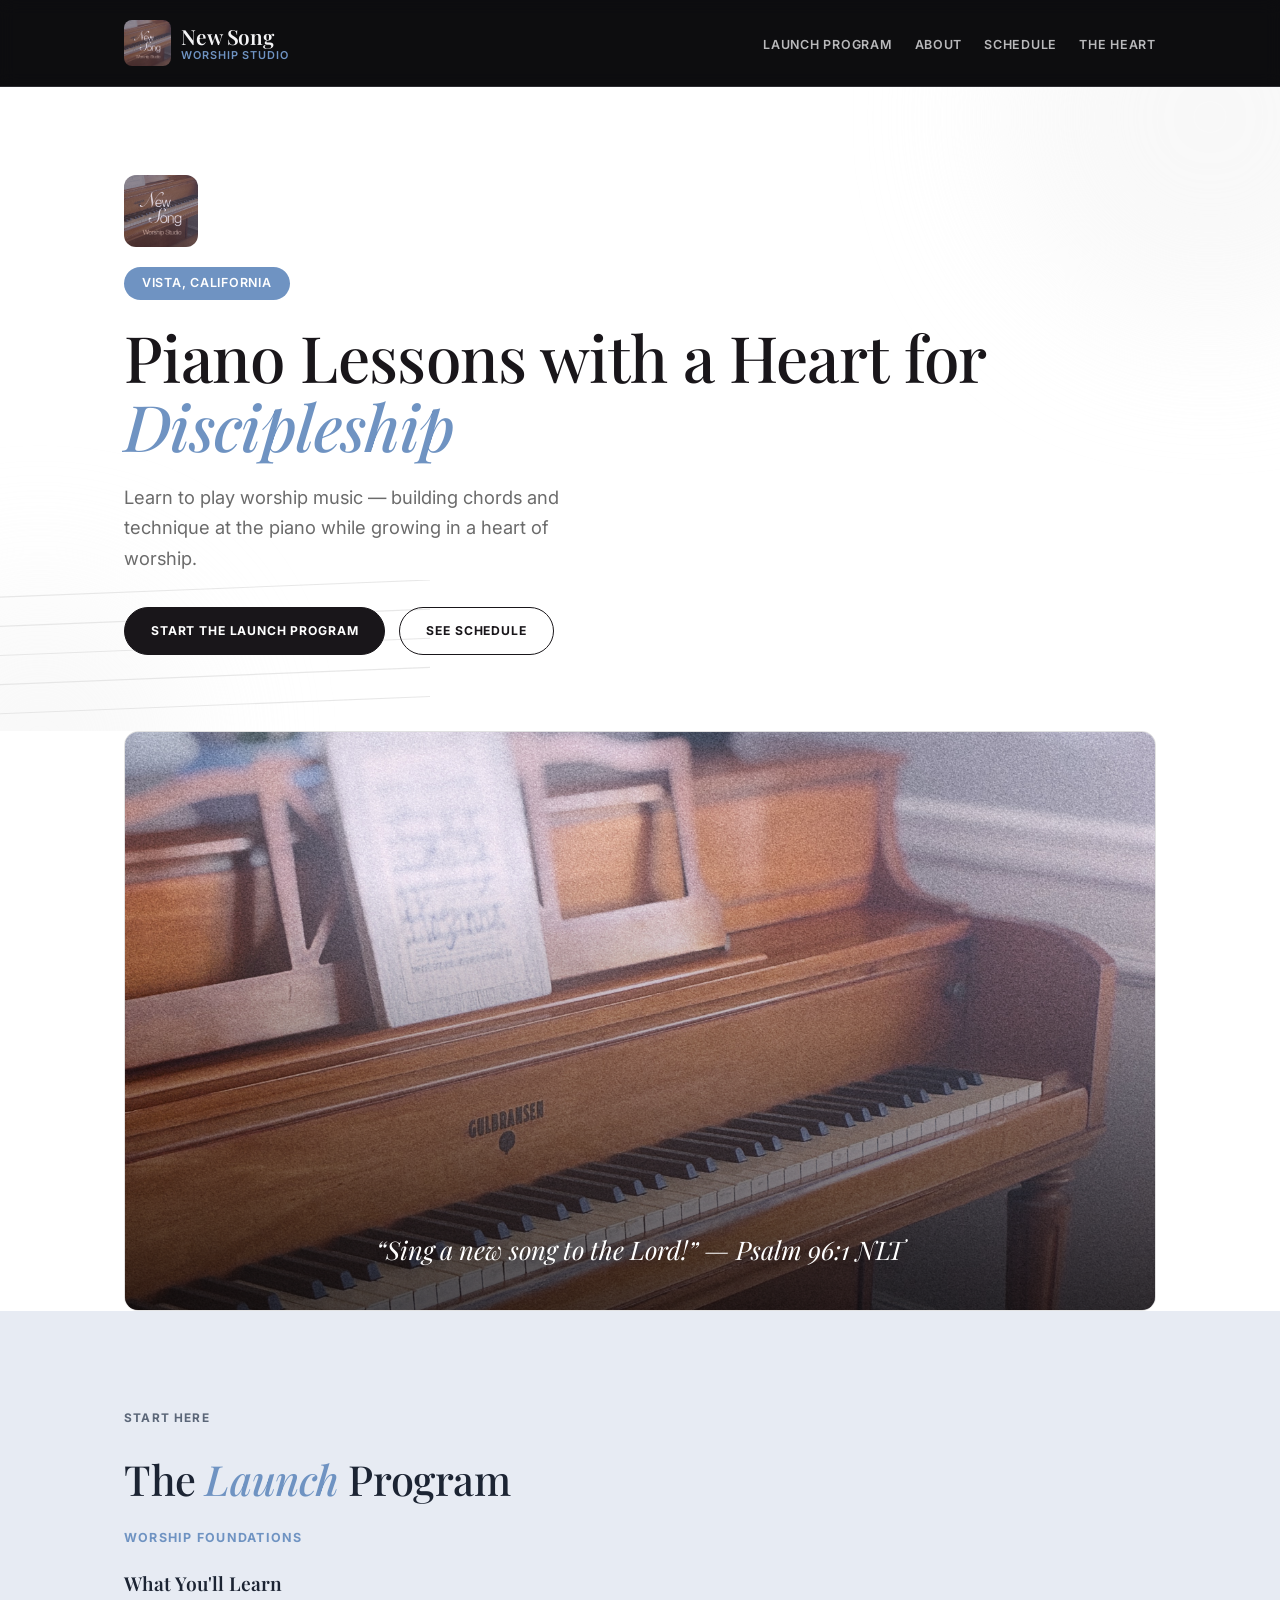
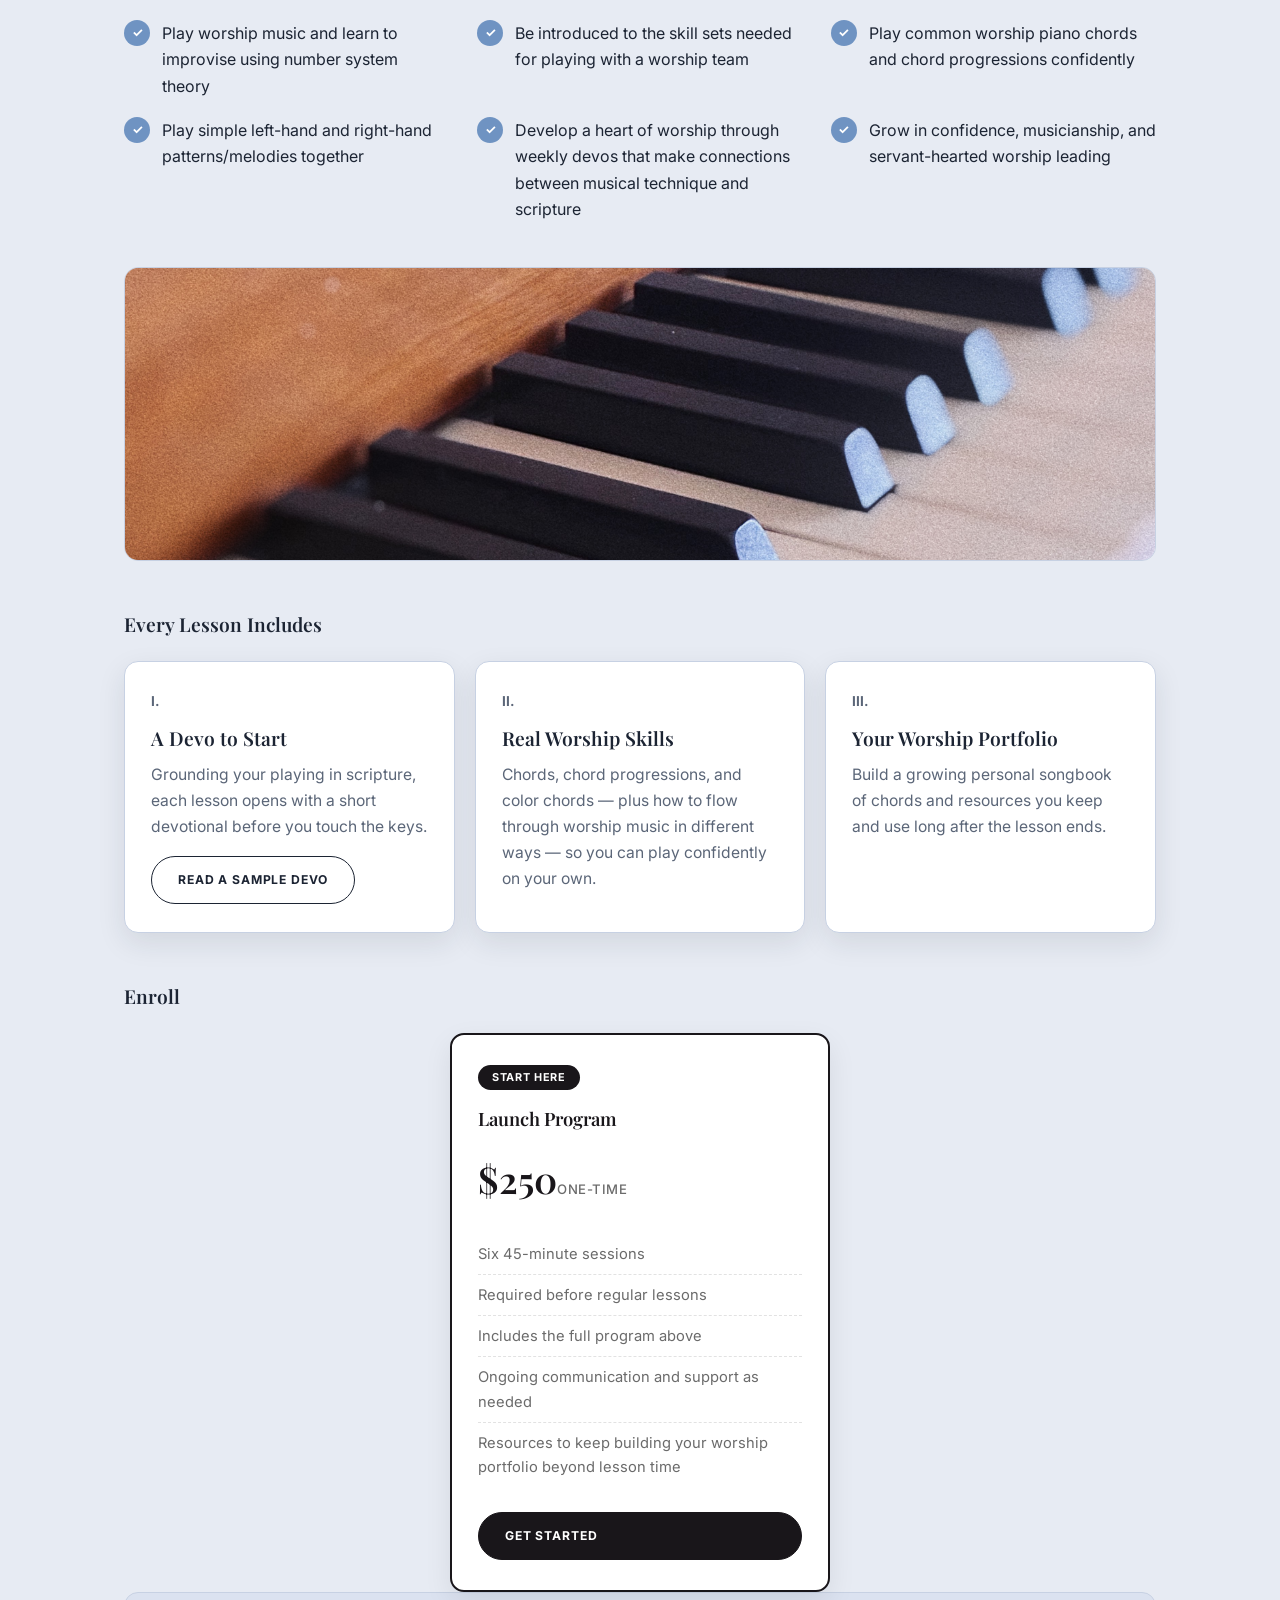
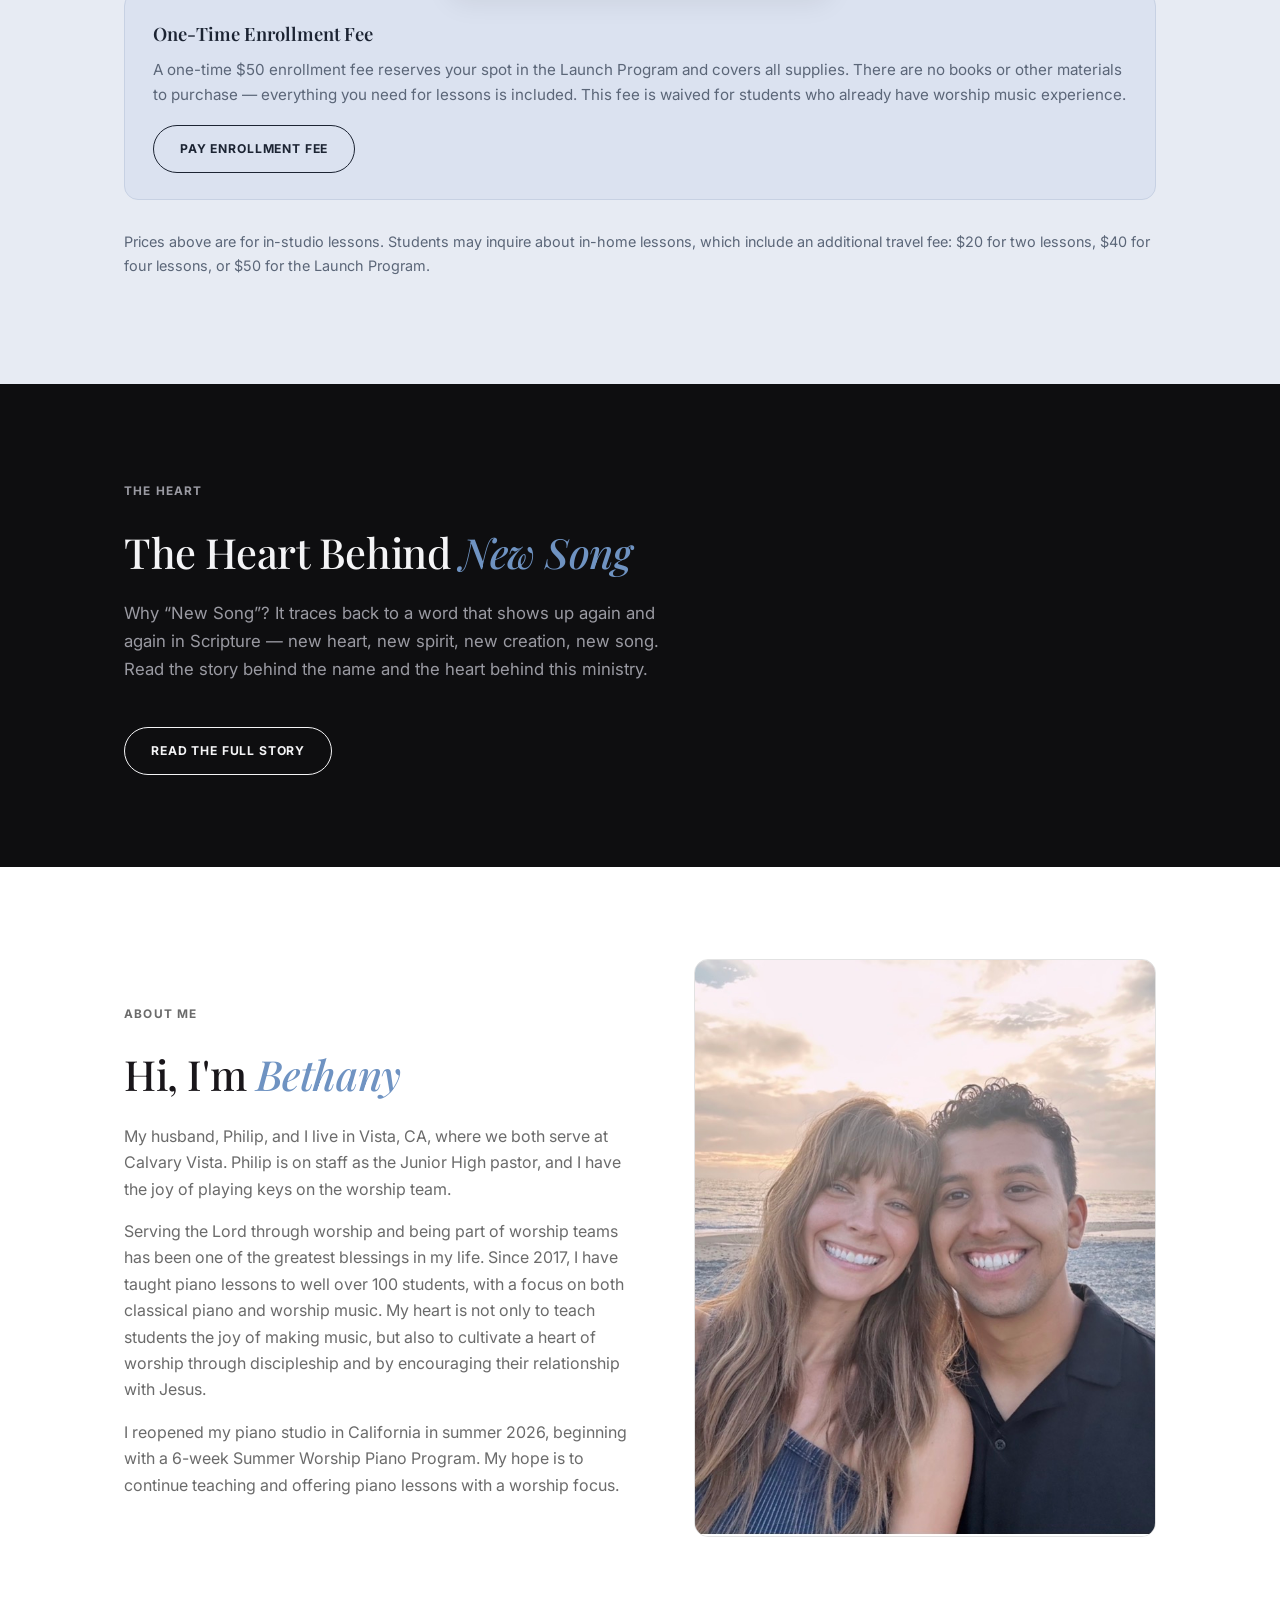
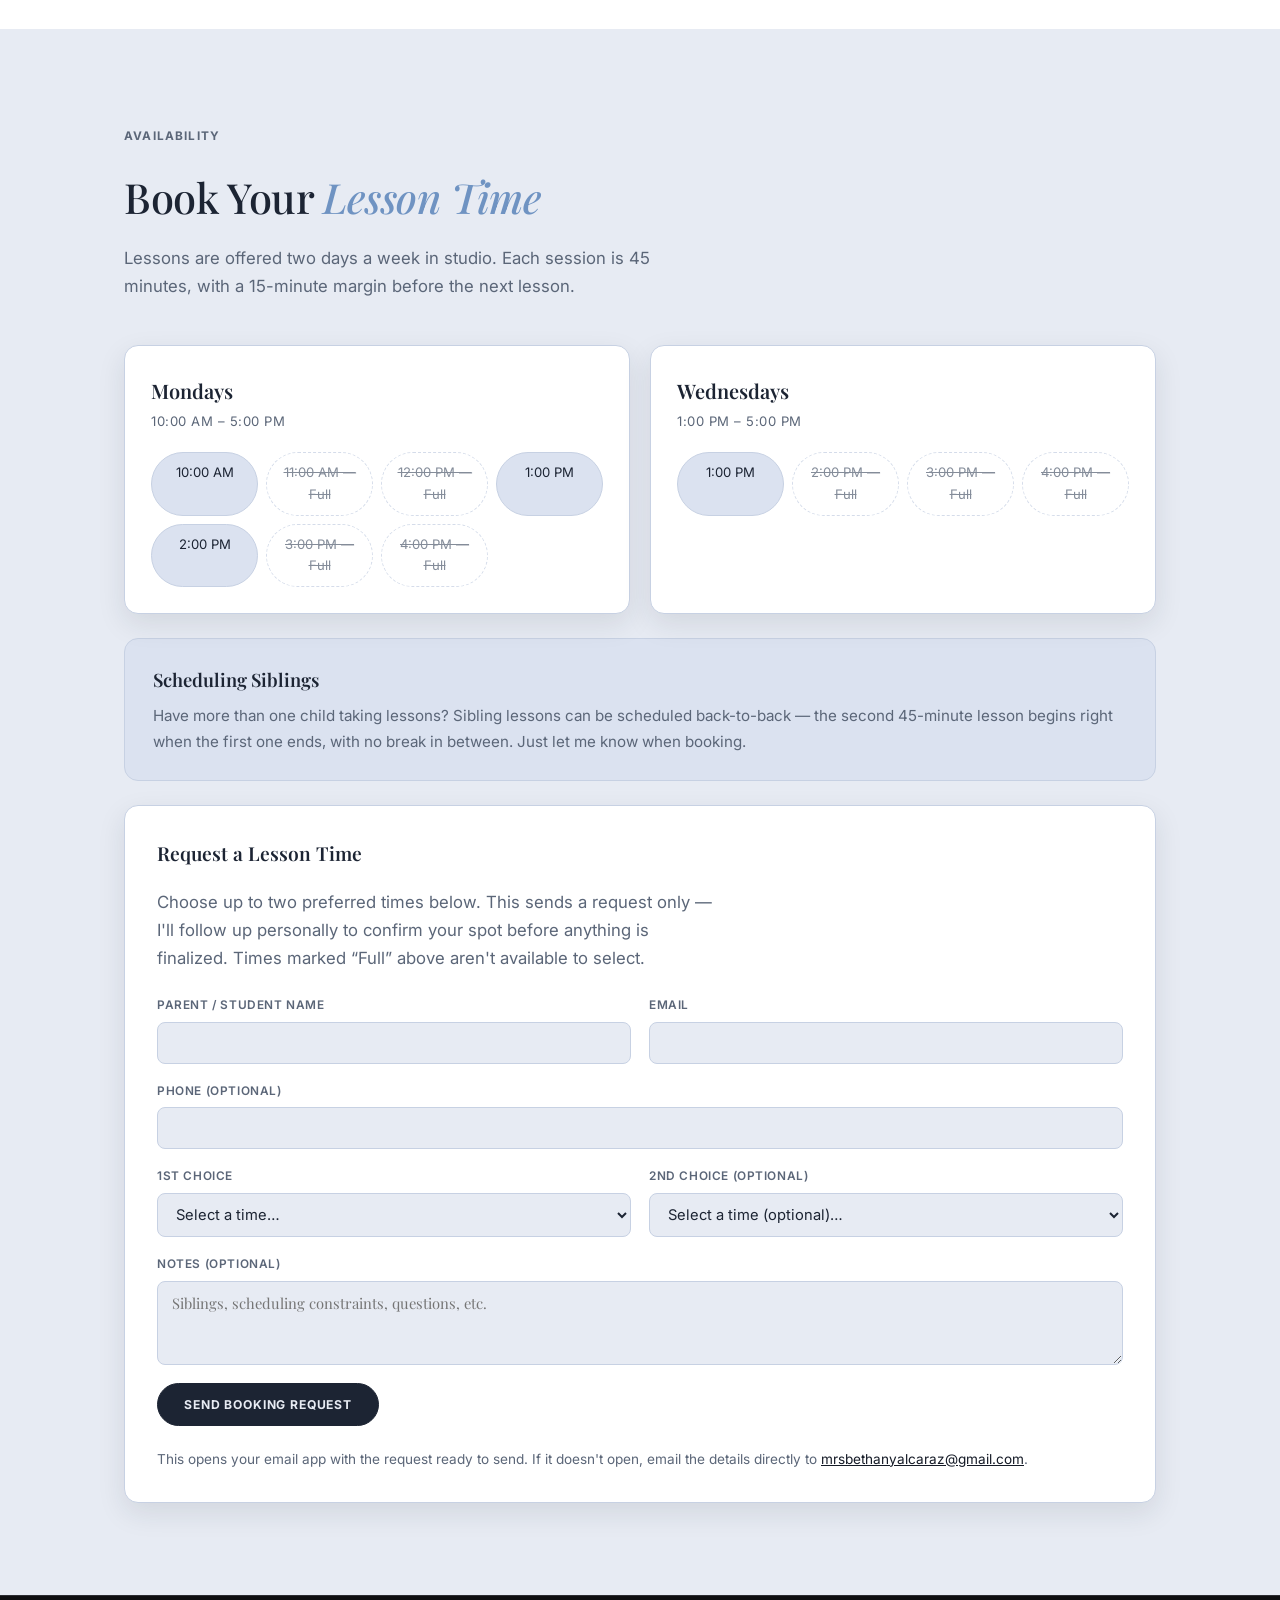
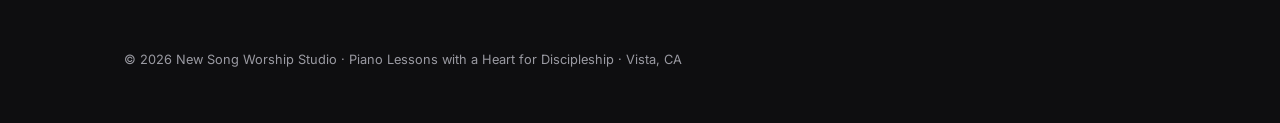
<file: index.html>
<!DOCTYPE html>
<html lang="en">
<head>
  <meta charset="UTF-8" />
  <meta name="viewport" content="width=device-width, initial-scale=1.0" />
  <title>New Song Worship Studio | Piano Lessons with a Heart for Discipleship</title>
  <link rel="icon" type="image/svg+xml" href="images/favicon.svg" />
  <link rel="preconnect" href="https://fonts.googleapis.com" />
  <link rel="preconnect" href="https://fonts.gstatic.com" crossorigin />
  <link
    href="https://fonts.googleapis.com/css2?family=Inter:wght@400;500;600;700;800&family=Playfair+Display:ital,wght@0,400;0,500;0,600;0,700;0,800;0,900;1,400;1,500;1,600;1,700;1,800;1,900&display=swap"
    rel="stylesheet"
  />
  <link rel="stylesheet" href="css/style.css" />
  <script src="js/schedule-data.js"></script>
</head>
<body id="top">
  <header class="site-header">
    <div class="nav-wrap">
      <a class="brand" href="#top">
        <img
          class="brand-logo-image"
          src="images/logo.png"
          alt="New Song Worship Studio"
          onerror="this.style.display='none'; this.nextElementSibling.style.display='block'; this.closest('.brand').classList.add('logo-fallback');"
        />
        <svg class="brand-mark-icon" style="display: none" viewBox="0 0 64 64" aria-hidden="true">
          <circle cx="32" cy="32" r="29" fill="none" stroke="#6f93c2" stroke-width="3" />
          <ellipse cx="26" cy="41" rx="8" ry="6" fill="#6f93c2" transform="rotate(-20 26 41)" />
          <rect x="33" y="15" width="3.4" height="27" rx="1.7" fill="#6f93c2" />
          <path
            d="M36.4,15 C47,17 49,26 40,32"
            fill="none"
            stroke="#6f93c2"
            stroke-width="3.4"
            stroke-linecap="round"
          />
        </svg>
        <span class="brand-text">
          <span class="brand-mark">New Song</span>
          <span class="brand-sub">Worship Studio</span>
        </span>
      </a>
      <button class="nav-toggle" id="nav-toggle" type="button" aria-label="Toggle menu" aria-expanded="false" aria-controls="site-nav">
        <span class="nav-toggle-bar"></span>
        <span class="nav-toggle-bar"></span>
        <span class="nav-toggle-bar"></span>
      </button>
      <nav class="site-nav" id="site-nav">
        <ul>
          <li><a href="#launch">Launch Program</a></li>
          <li><a href="#about">About</a></li>
          <li><a href="#schedule">Schedule</a></li>
          <li><a href="heart-behind-new-song.html">The Heart</a></li>
        </ul>
      </nav>
    </div>
  </header>

  <main>
    <section class="hero theme-light" style="border-top: none;">
      <div class="hero-decor" aria-hidden="true">
        <div class="blob blob-1"></div>
        <div class="blob blob-2"></div>
        <svg class="staff-lines" viewBox="0 0 600 220" preserveAspectRatio="none">
          <g stroke="currentColor" stroke-width="1.5" fill="none">
            <line x1="0" y1="24" x2="600" y2="0" />
            <line x1="0" y1="62" x2="600" y2="38" />
            <line x1="0" y1="100" x2="600" y2="76" />
            <line x1="0" y1="138" x2="600" y2="114" />
            <line x1="0" y1="176" x2="600" y2="152" />
          </g>
        </svg>
      </div>
      <div class="container hero-grid">
        <div>
          <img
            class="hero-logo-image"
            src="images/logo.png"
            alt="New Song Worship Studio"
            onerror="this.style.display='none';"
          />
          <span class="pill">Vista, California</span>
          <h1>Piano Lessons with a Heart for <em>Discipleship</em></h1>
          <p class="lead">
            Learn to play worship music &mdash; building chords and
            technique at the piano while growing in a heart of worship.
          </p>
          <div class="btn-row">
            <a class="btn btn-primary" href="#launch">Start the Launch Program</a>
            <a class="btn btn-secondary" href="#schedule">See Schedule</a>
          </div>
        </div>
      </div>
    </section>

    <section class="reveal welcome-block theme-light">
      <div class="container">
        <div class="photo-block welcome-banner">
          <img
            src="images/welcome.jpg"
            alt="A vintage piano with sheet music open on the stand"
            onerror="this.style.display='none'; this.parentElement.classList.add('photo-pending');"
          />
          <span class="photo-fallback">Photo Coming Soon</span>
          <div class="welcome-banner-overlay">
            <p class="verse">&ldquo;Sing a new song to the Lord!&rdquo; &mdash; Psalm 96:1 NLT</p>
          </div>
        </div>
      </div>
    </section>

    <section id="launch" class="reveal theme-tint">
      <div class="container">
        <div class="eyebrow">Start Here</div>
        <h2>The <em>Launch</em> Program</h2>
        <p class="program-tagline">Worship Foundations</p>

        <h3 class="section-subhead">What You'll Learn</h3>
        <ul class="objectives-list">
          <li>Play worship music and learn to improvise using number system theory</li>
          <li>Be introduced to the skill sets needed for playing with a worship team</li>
          <li>Play common worship piano chords and chord progressions confidently</li>
          <li>Play simple left-hand and right-hand patterns/melodies together</li>
          <li>Develop a heart of worship through weekly devos that make connections between musical technique and scripture</li>
          <li>Grow in confidence, musicianship, and servant-hearted worship leading</li>
        </ul>

        <div class="photo-strip">
          <img
            src="images/keys.jpg"
            alt="Close-up of piano keys"
            onerror="this.style.display='none'; this.parentElement.classList.add('photo-pending');"
          />
          <span class="photo-fallback">Photo Coming Soon</span>
        </div>

        <h3 class="section-subhead section-subhead-spaced">Every Lesson Includes</h3>
        <div class="card-grid">
          <div class="card">
            <div class="num">I.</div>
            <h3>A Devo to Start</h3>
            <p>Grounding your playing in scripture, each lesson opens with a short devotional before you touch the keys.</p>
            <a class="btn btn-secondary card-btn" href="sample-devo.html">Read a Sample Devo</a>
          </div>
          <div class="card">
            <div class="num">II.</div>
            <h3>Real Worship Skills</h3>
            <p>Chords, chord progressions, and color chords &mdash; plus how to flow through worship music in different ways &mdash; so you can play confidently on your own.</p>
          </div>
          <div class="card">
            <div class="num">III.</div>
            <h3>Your Worship Portfolio</h3>
            <p>Build a growing personal songbook of chords and resources you keep and use long after the lesson ends.</p>
          </div>
        </div>

        <h3 class="section-subhead section-subhead-spaced">Enroll</h3>
        <div class="pricing-grid pricing-grid-single">
          <div class="price-card featured theme-light">
            <span class="badge">Start Here</span>
            <h3>Launch Program</h3>
            <div class="price">$250<span>one-time</span></div>
            <ul>
              <li>Six 45-minute sessions</li>
              <li>Required before regular lessons</li>
              <li>Includes the full program above</li>
              <li>Ongoing communication and support as needed</li>
              <li>Resources to keep building your worship portfolio beyond lesson time</li>
            </ul>
            <a
              class="btn btn-primary"
              href="https://buy.stripe.com/dRm00c6MJgdYdpYalZasg00"
              target="_blank"
              rel="noopener noreferrer"
              >Get Started</a
            >
          </div>
        </div>

        <div class="note-card">
          <h3>One-Time Enrollment Fee</h3>
          <p>
            A one-time $50 enrollment fee reserves your spot in the Launch
            Program and covers all supplies. There are no books or other
            materials to purchase &mdash; everything you need for lessons is
            included. This fee is waived for students who already have
            worship music experience.
          </p>
          <a
            class="btn btn-secondary"
            href="https://buy.stripe.com/3cI8wI1sp3rc5Xwcu7asg05"
            target="_blank"
            rel="noopener noreferrer"
            >Pay Enrollment Fee</a
          >
        </div>

        <p class="price-note">
          Prices above are for in-studio lessons. Students may inquire about
          in-home lessons, which include an additional travel fee: $20 for
          two lessons, $40 for four lessons, or $50 for the Launch Program.
        </p>
      </div>
    </section>

    <section id="heart" class="reveal theme-dark">
      <div class="container">
        <div class="eyebrow">The Heart</div>
        <h2>The Heart Behind <em>New Song</em></h2>
        <p class="section-lead">
          Why &ldquo;New Song&rdquo;? It traces back to a word that shows
          up again and again in Scripture &mdash; new heart, new spirit,
          new creation, new song. Read the story behind the name and the
          heart behind this ministry.
        </p>
        <a class="btn btn-secondary" href="heart-behind-new-song.html">Read the Full Story</a>
      </div>
    </section>

    <section id="about" class="reveal theme-light">
      <div class="container about-layout">
        <div class="about-text">
          <div class="eyebrow">About Me</div>
          <h2>Hi, I'm <em>Bethany</em></h2>
          <p>
            My husband, Philip, and I live in Vista, CA, where we both serve
            at Calvary Vista. Philip is on staff as the Junior High pastor,
            and I have the joy of playing keys on the worship team.
          </p>
          <p>
            Serving the Lord through worship and being part of worship teams
            has been one of the greatest blessings in my life. Since 2017,
            I have taught piano lessons to well over 100 students, with a
            focus on both classical piano and worship music. My heart is
            not only to teach students the joy of making music, but also to
            cultivate a heart of worship through discipleship and by
            encouraging their relationship with Jesus.
          </p>
          <p>
            I reopened my piano studio in California in summer 2026,
            beginning with a 6-week Summer Worship Piano Program. My hope
            is to continue teaching and offering piano lessons with a
            worship focus.
          </p>
        </div>
        <div class="about-photo photo-block">
          <img
            src="images/about.jpg"
            alt="Bethany and her husband, Philip"
            onerror="this.style.display='none'; this.parentElement.classList.add('photo-pending');"
          />
          <span class="photo-fallback">Photo<br />Coming Soon</span>
        </div>
      </div>
    </section>

    <section id="schedule" class="reveal theme-tint">
      <div class="container">
        <div class="eyebrow">Availability</div>
        <h2>Book Your <em>Lesson Time</em></h2>
        <p class="section-lead">
          Lessons are offered two days a week in studio. Each session is 45
          minutes, with a 15-minute margin before the next lesson.
        </p>
        <div class="schedule-grid">
          <div class="day-card">
            <h3>Mondays</h3>
            <div class="day-window">10:00 AM &ndash; 5:00 PM</div>
            <div class="slot-grid">
              <span class="slot" data-slot-id="mon-10">10:00 AM</span>
              <span class="slot" data-slot-id="mon-11">11:00 AM</span>
              <span class="slot" data-slot-id="mon-12">12:00 PM</span>
              <span class="slot" data-slot-id="mon-1">1:00 PM</span>
              <span class="slot" data-slot-id="mon-2">2:00 PM</span>
              <span class="slot" data-slot-id="mon-3">3:00 PM</span>
              <span class="slot" data-slot-id="mon-4">4:00 PM</span>
            </div>
          </div>
          <div class="day-card">
            <h3>Wednesdays</h3>
            <div class="day-window">1:00 PM &ndash; 5:00 PM</div>
            <div class="slot-grid">
              <span class="slot" data-slot-id="wed-1">1:00 PM</span>
              <span class="slot" data-slot-id="wed-2">2:00 PM</span>
              <span class="slot" data-slot-id="wed-3">3:00 PM</span>
              <span class="slot" data-slot-id="wed-4">4:00 PM</span>
            </div>
          </div>
        </div>
        <div class="sibling-note">
          <h3>Scheduling Siblings</h3>
          <p>
            Have more than one child taking lessons? Sibling lessons can be
            scheduled back-to-back &mdash; the second 45-minute lesson begins
            right when the first one ends, with no break in between. Just
            let me know when booking.
          </p>
        </div>
        <div class="booking-box">
          <h3 class="section-subhead">Request a Lesson Time</h3>
          <p class="section-lead" style="margin-bottom: 24px;">
            Choose up to two preferred times below.
            This sends a request only &mdash; I'll follow up personally to
            confirm your spot before anything is finalized. Times marked
            &ldquo;Full&rdquo; above aren't available to select.
          </p>
          <form id="booking-form" class="booking-form">
            <div class="form-row">
              <div class="form-field">
                <label for="bf-name">Parent / Student Name</label>
                <input type="text" id="bf-name" name="name" required />
              </div>
              <div class="form-field">
                <label for="bf-email">Email</label>
                <input type="email" id="bf-email" name="email" required />
              </div>
            </div>
            <div class="form-field">
              <label for="bf-phone">Phone (optional)</label>
              <input type="tel" id="bf-phone" name="phone" />
            </div>
            <div class="form-row">
              <div class="form-field">
                <label for="bf-time1">1st Choice</label>
                <select id="bf-time1" name="time1" required></select>
              </div>
              <div class="form-field">
                <label for="bf-time2">2nd Choice (optional)</label>
                <select id="bf-time2" name="time2"></select>
              </div>
            </div>
            <div class="form-field">
              <label for="bf-notes">Notes (optional)</label>
              <textarea id="bf-notes" name="notes" rows="3" placeholder="Siblings, scheduling constraints, questions, etc."></textarea>
            </div>
            <button type="submit" class="btn btn-primary">Send Booking Request</button>
            <p class="form-note">
              This opens your email app with the request ready to send. If
              it doesn't open, email the details directly to
              <a href="mailto:mrsbethanyalcaraz@gmail.com">mrsbethanyalcaraz@gmail.com</a>.
            </p>
          </form>
        </div>
      </div>
    </section>
  </main>

  <footer class="site-footer">
    <div class="container">
      <p>&copy; 2026 New Song Worship Studio &middot; Piano Lessons with a Heart for Discipleship &middot; Vista, CA</p>
    </div>
  </footer>

  <script>
    (function () {
      var toggle = document.getElementById("nav-toggle");
      var nav = document.getElementById("site-nav");
      if (!toggle || !nav) return;

      toggle.addEventListener("click", function () {
        var isOpen = nav.classList.toggle("is-open");
        toggle.classList.toggle("is-active", isOpen);
        toggle.setAttribute("aria-expanded", isOpen ? "true" : "false");
      });

      nav.querySelectorAll("a").forEach(function (link) {
        link.addEventListener("click", function () {
          nav.classList.remove("is-open");
          toggle.classList.remove("is-active");
          toggle.setAttribute("aria-expanded", "false");
        });
      });
    })();
  </script>

  <script>
    (function () {
      var targets = document.querySelectorAll(".reveal");
      var reduceMotion =
        window.matchMedia &&
        window.matchMedia("(prefers-reduced-motion: reduce)").matches;

      if (!("IntersectionObserver" in window) || reduceMotion) {
        targets.forEach(function (el) {
          el.classList.add("is-visible");
        });
        return;
      }

      var observer = new IntersectionObserver(
        function (entries) {
          entries.forEach(function (entry) {
            if (entry.isIntersecting) {
              entry.target.classList.add("is-visible");
              observer.unobserve(entry.target);
            }
          });
        },
        { threshold: 0.12, rootMargin: "0px 0px -40px 0px" }
      );

      targets.forEach(function (el) {
        observer.observe(el);
      });
    })();
  </script>

  <script>
    (function () {
      var data = window.SCHEDULE_DATA;
      if (!data) return;

      var openSlots = data.slots.filter(function (slot) {
        return slot.booked < data.capacity;
      });

      data.slots.forEach(function (slot) {
        var chip = document.querySelector('.slot[data-slot-id="' + slot.id + '"]');
        if (!chip) return;
        if (slot.booked >= data.capacity) {
          chip.classList.add("full");
          chip.textContent = chip.textContent + " — Full";
        }
      });

      var timeSelects = [
        document.getElementById("bf-time1"),
        document.getElementById("bf-time2")
      ];

      timeSelects.forEach(function (select, index) {
        if (!select) return;
        var placeholder = document.createElement("option");
        placeholder.value = "";
        placeholder.textContent =
          index === 0 ? "Select a time…" : "Select a time (optional)…";
        select.appendChild(placeholder);

        openSlots.forEach(function (slot) {
          var opt = document.createElement("option");
          opt.value = slot.day + " at " + slot.time;
          opt.textContent = slot.day + " at " + slot.time;
          select.appendChild(opt);
        });

        var otherGroup = document.createElement("optgroup");
        otherGroup.label = "Other Options";
        ["Morning (flexible)", "Evening (flexible)", "In-Home Lesson"].forEach(function (label) {
          var opt = document.createElement("option");
          opt.value = label;
          opt.textContent = label;
          otherGroup.appendChild(opt);
        });
        select.appendChild(otherGroup);
      });

      var form = document.getElementById("booking-form");
      if (!form) return;

      form.addEventListener("submit", function (e) {
        e.preventDefault();

        var name = form.name.value.trim();
        var email = form.email.value.trim();
        var phone = form.phone.value.trim();
        var t1 = form.time1.value;
        var t2 = form.time2.value;
        var notes = form.notes.value.trim();

        var lines = [
          "Name: " + name,
          "Email: " + email,
          "Phone: " + (phone || "—"),
          "Package: Launch Program ($250, 6 lessons)",
          "1st choice: " + (t1 || "—"),
          "2nd choice: " + (t2 || "—"),
          "Notes: " + (notes || "—")
        ];

        var subject = "Lesson Booking Request — " + name;
        var body = lines.join("\n");
        var mailto =
          "mailto:mrsbethanyalcaraz@gmail.com" +
          "?subject=" + encodeURIComponent(subject) +
          "&body=" + encodeURIComponent(body);

        window.location.href = mailto;
      });
    })();
  </script>
</body>
</html>
</file>
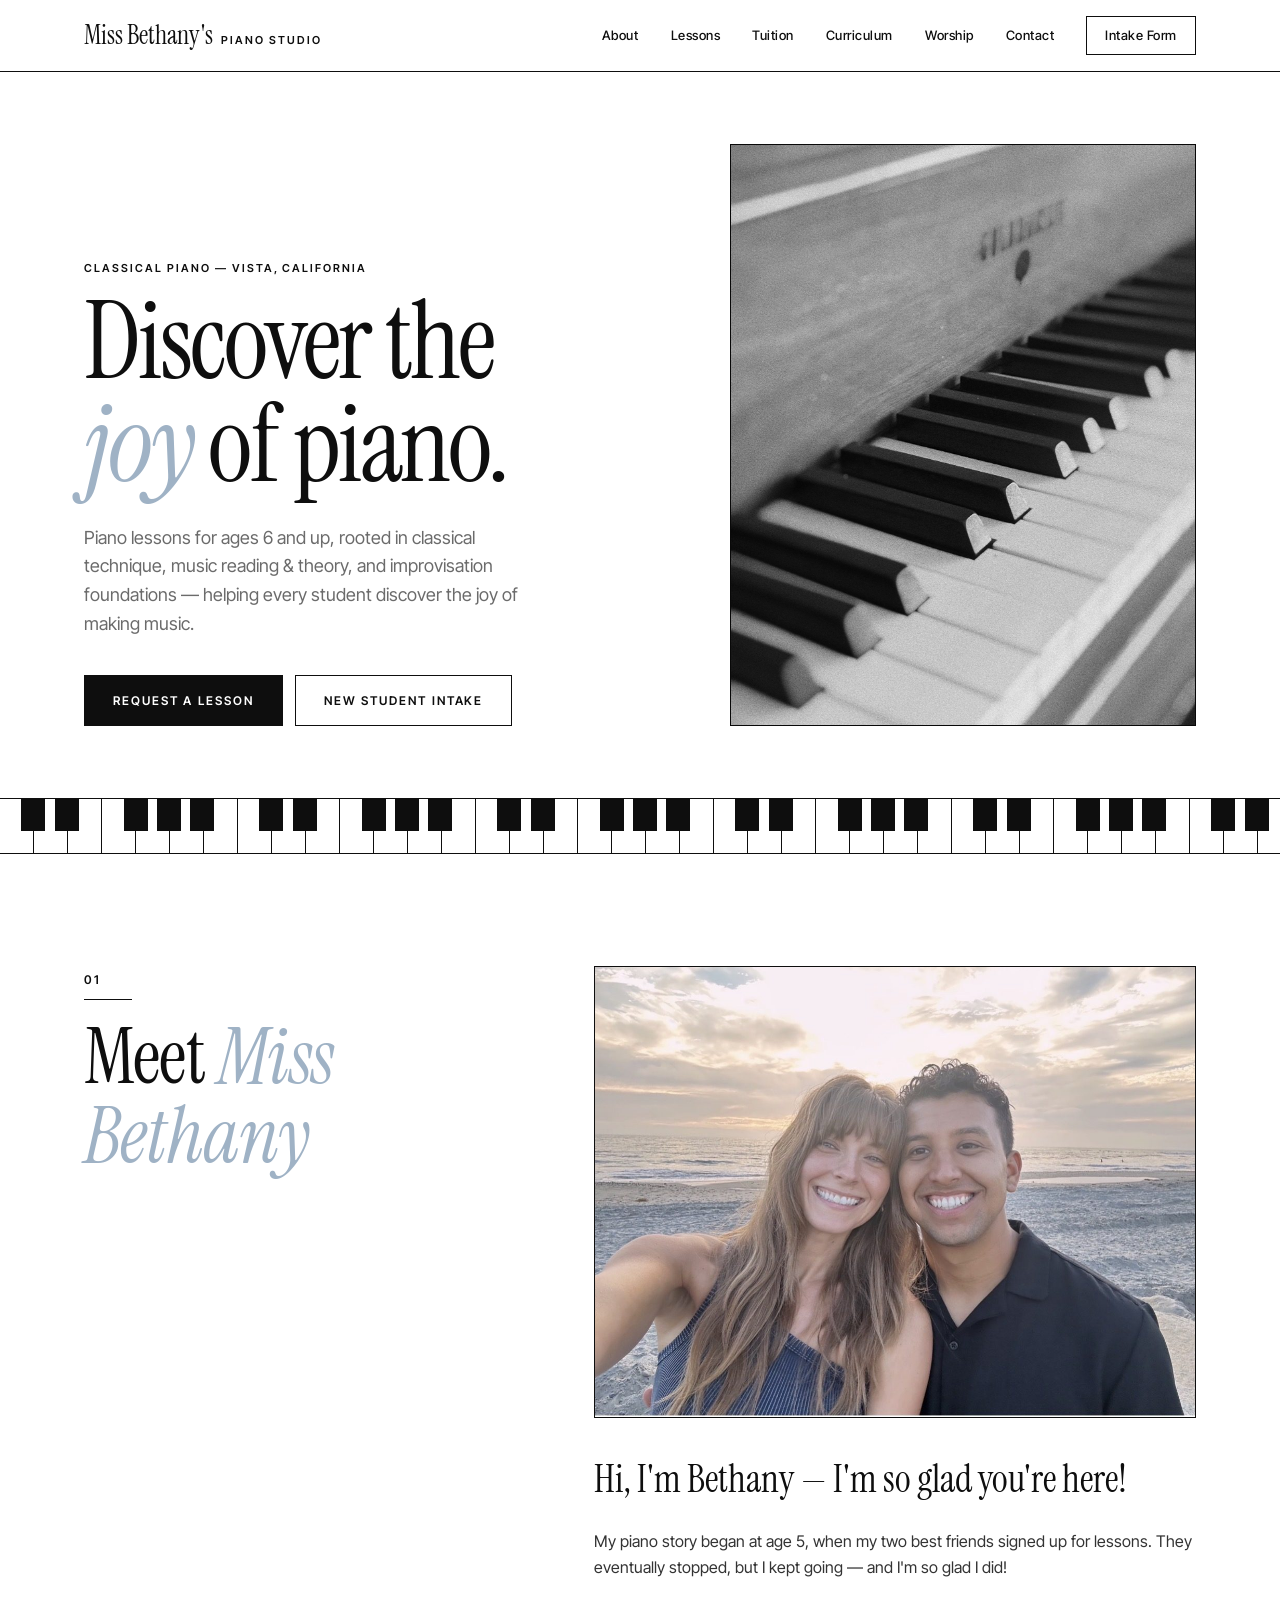
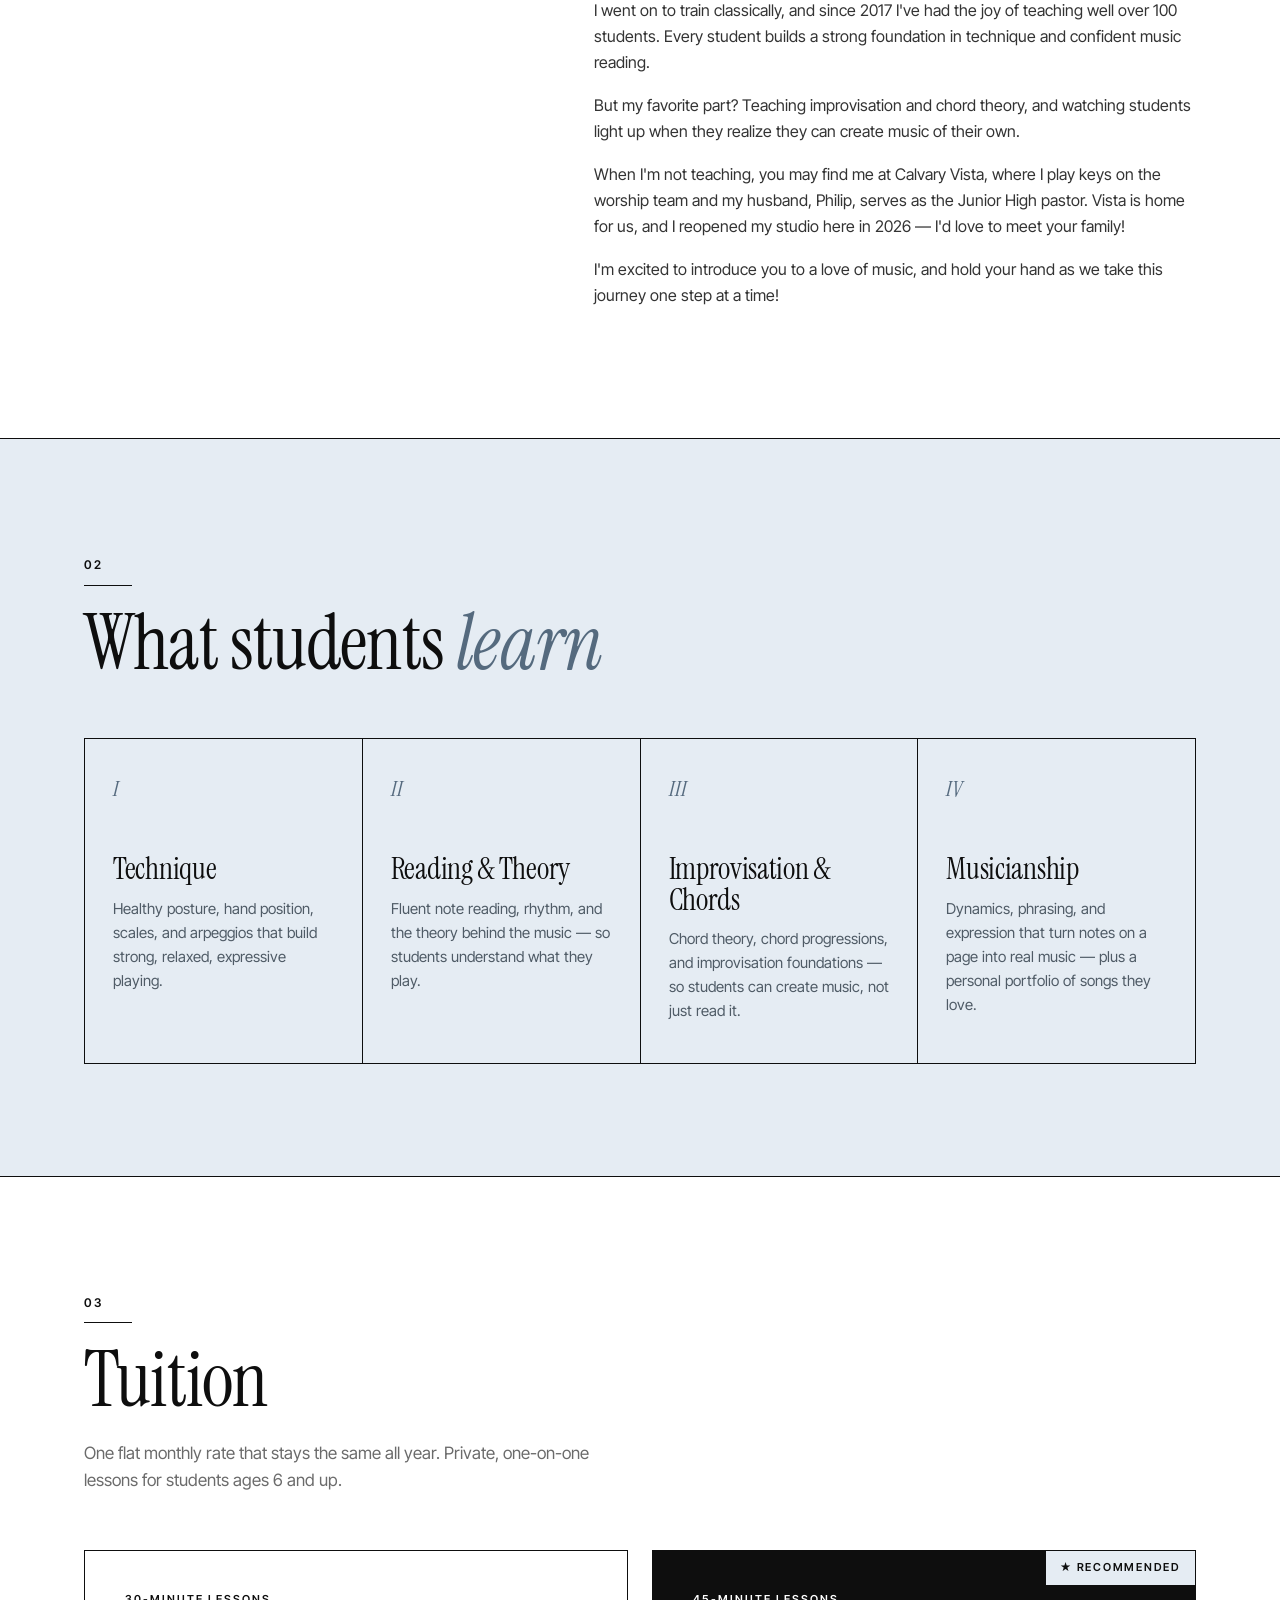
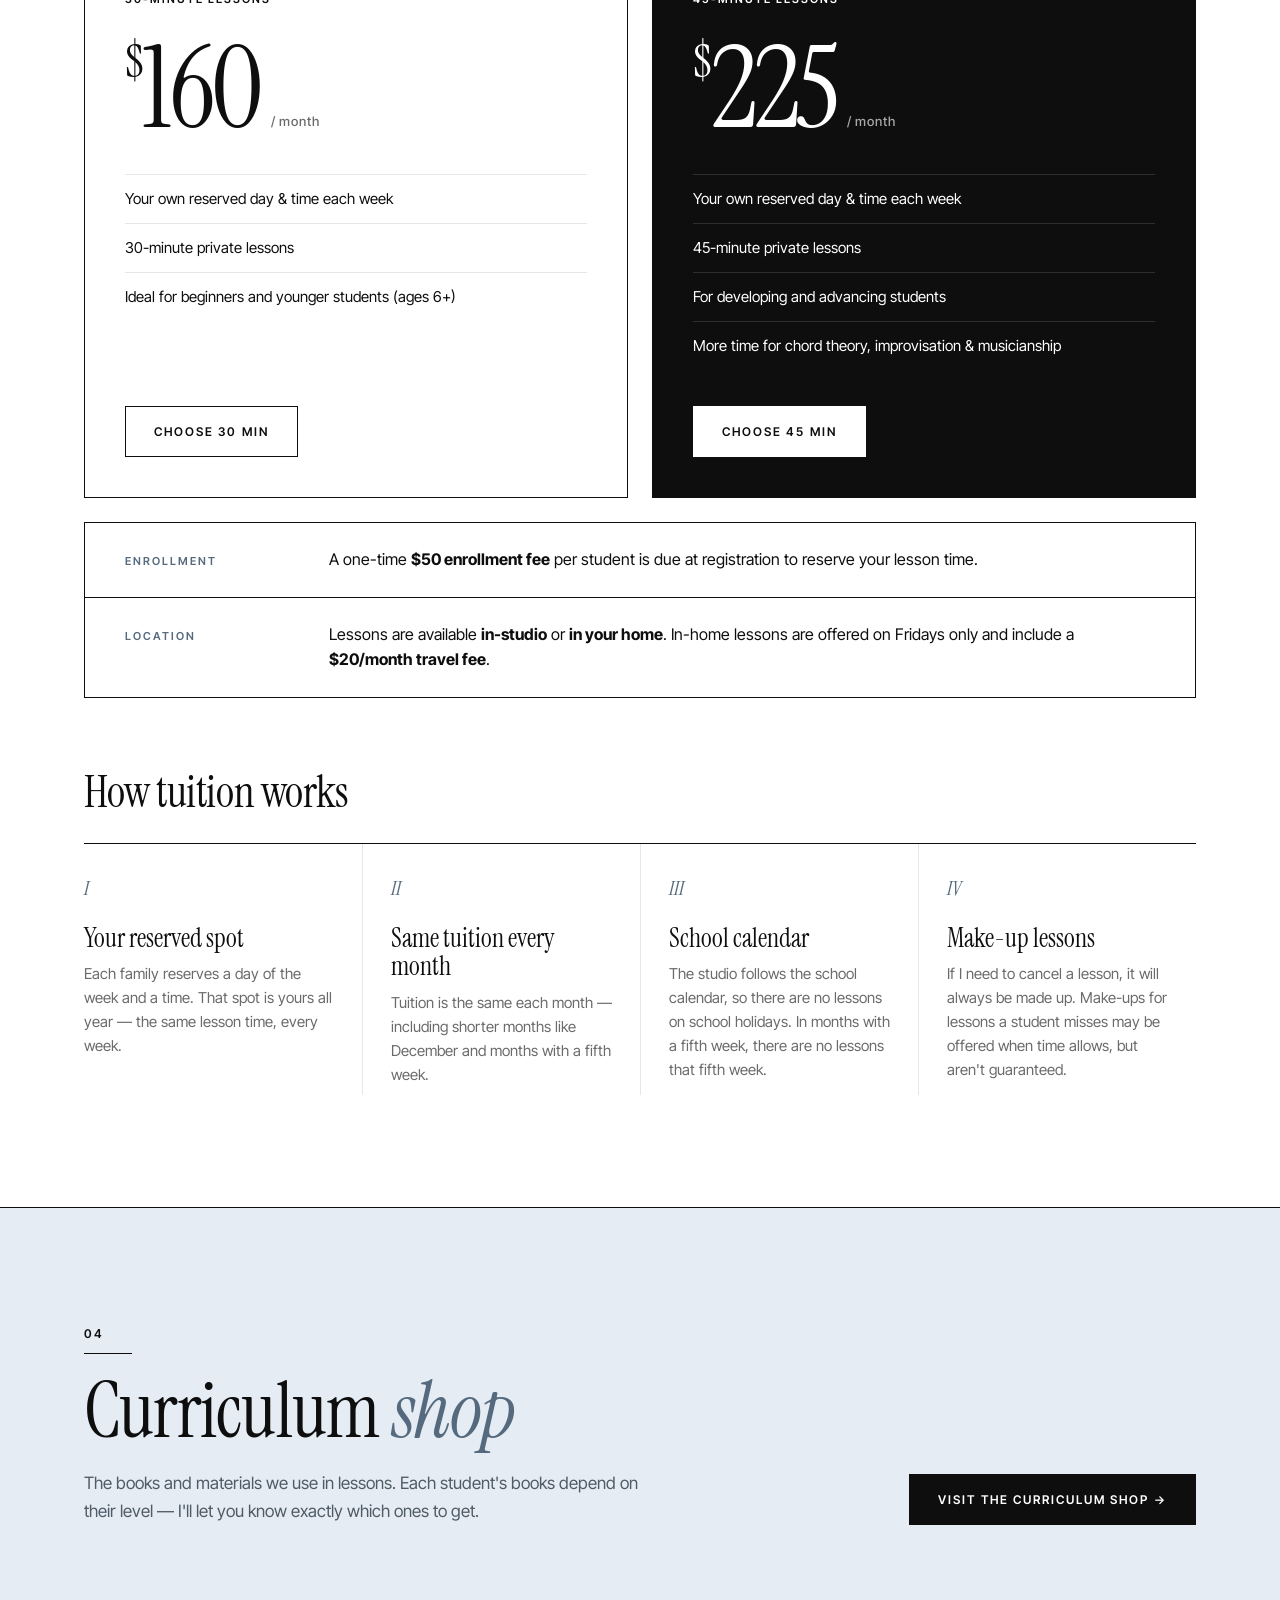
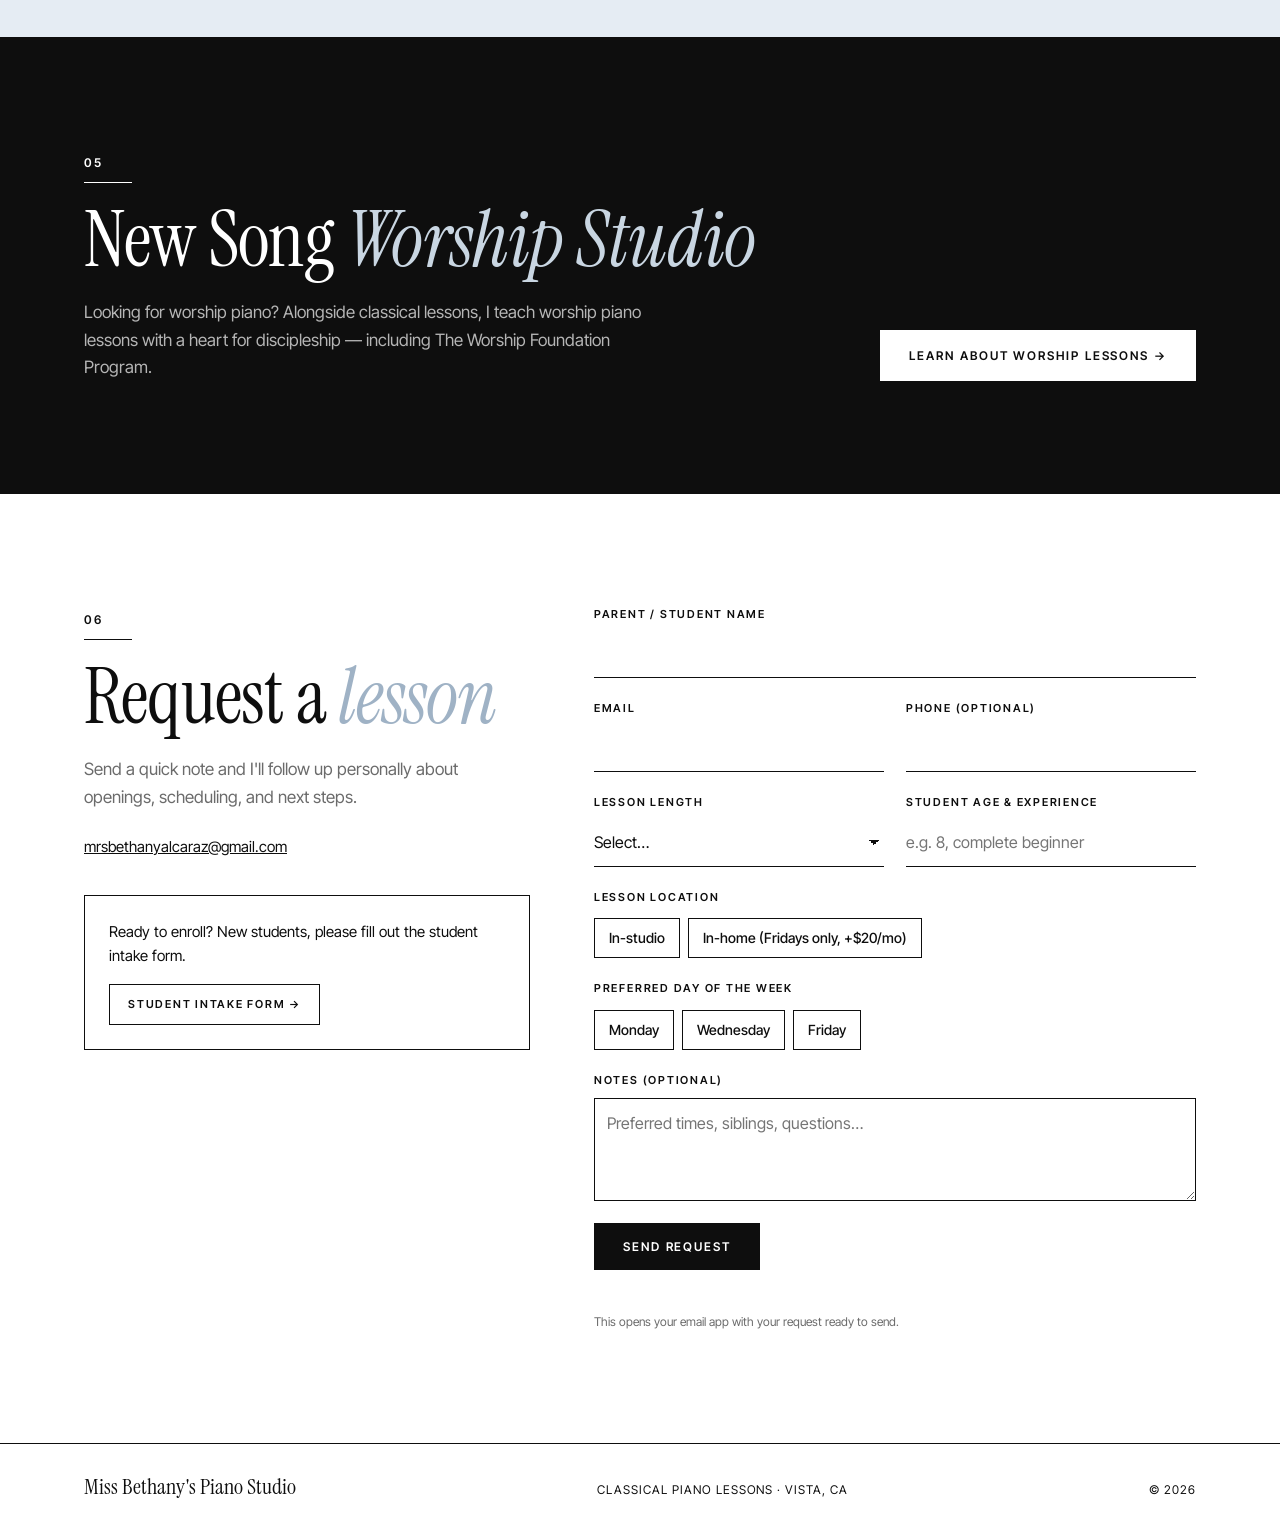
<file: miss-bethanys-piano-studio/index.html>
<!DOCTYPE html>
<html lang="en">
<head>
  <meta charset="UTF-8" />
  <meta name="viewport" content="width=device-width, initial-scale=1.0" />
  <title>Miss Bethany's Piano Studio | Classical Piano Lessons in Vista, CA</title>
  <meta
    name="description"
    content="Private classical piano lessons with Miss Bethany in Vista, California. 30- and 45-minute lessons for students ages 6 and up."
  />
  <link rel="icon" type="image/svg+xml" href="images/favicon.svg" />
  <link rel="preconnect" href="https://fonts.googleapis.com" />
  <link rel="preconnect" href="https://fonts.gstatic.com" crossorigin />
  <link
    href="https://fonts.googleapis.com/css2?family=Instrument+Serif:ital@0;1&family=Inter+Tight:wght@400;500;600;700&display=swap"
    rel="stylesheet"
  />
  <link rel="stylesheet" href="css/style.css" />
</head>
<body id="top">
  <header class="site-header">
    <div class="nav-wrap">
      <a class="brand" href="#top">
        <span class="brand-name">Miss Bethany's</span>
        <span class="brand-sub">Piano Studio</span>
      </a>
      <button class="nav-toggle" id="nav-toggle" type="button" aria-label="Toggle menu" aria-expanded="false" aria-controls="site-nav">
        <span></span><span></span>
      </button>
      <nav class="site-nav" id="site-nav">
        <a href="#about">About</a>
        <a href="#lessons">Lessons</a>
        <a href="#tuition">Tuition</a>
        <a href="curriculum.html">Curriculum</a>
        <a href="worship.html">Worship</a>
        <a href="#enroll">Contact</a>
        <a class="nav-cta" href="intake.html">Intake Form</a>
      </nav>
    </div>
  </header>

  <main>
    <!-- Hero -->
    <section class="hero">
      <div class="container hero-grid">
        <div class="hero-copy">
          <p class="label">Classical Piano &mdash; Vista, California</p>
          <h1>
            Discover the<br />
            <em>joy</em> of piano.
          </h1>
          <p class="lead">
            Piano lessons for ages 6 and up, rooted in classical technique, music reading &amp;
            theory, and improvisation foundations &mdash; helping every
            student discover the joy of making music.
          </p>
          <div class="btn-row">
            <a class="btn btn-solid" href="#enroll">Request a Lesson</a>
            <a class="btn btn-line" href="intake.html">New Student Intake</a>
          </div>
        </div>
        <figure class="hero-photo">
          <img src="images/keys.jpg" alt="Close-up of piano keys" />
        </figure>
      </div>
      <div class="keys-bar" aria-hidden="true"></div>
    </section>

    <!-- About -->
    <section id="about" class="section">
      <div class="container split">
        <div class="section-head">
          <p class="index">01</p>
          <h2>Meet <em>Miss Bethany</em></h2>
        </div>
        <div class="about-body">
          <figure class="about-photo">
            <img src="images/about.jpg" alt="Bethany and her husband, Philip" />
          </figure>
          <p class="pull">
            Hi, I'm Bethany &mdash; I'm so glad you're here!
          </p>
          <p>
            My piano story began at age 5, when my two best friends signed
            up for lessons. They eventually stopped, but I kept going &mdash;
            and I'm so glad I did!
          </p>
          <p>
            I went on to train classically, and since 2017 I've had the joy
            of teaching well over 100 students. Every student builds a strong
            foundation in technique and confident music reading.
          </p>
          <p>
            But my favorite part?
            Teaching improvisation and chord theory, and watching students
            light up when they realize they can create music of their own.
          </p>
          <p>
            When I'm not teaching, you may find me at Calvary Vista, where I
            play keys on the worship team and my husband, Philip, serves as
            the Junior High pastor. Vista is home for us, and I reopened my
            studio here in 2026 &mdash; I'd love to meet your family!
          </p>
          <p>
            I'm excited to introduce you to a love of music, and hold your
            hand as we take this journey one step at a time!
          </p>
        </div>
      </div>
    </section>

    <!-- Lessons -->
    <section id="lessons" class="section section-rule section-blue">
      <div class="container">
        <div class="section-head">
          <p class="index">02</p>
          <h2>What students <em>learn</em></h2>
        </div>
        <div class="feature-grid">
          <article class="feature">
            <span class="feature-num">I</span>
            <h3>Technique</h3>
            <p>Healthy posture, hand position, scales, and arpeggios that build strong, relaxed, expressive playing.</p>
          </article>
          <article class="feature">
            <span class="feature-num">II</span>
            <h3>Reading &amp; Theory</h3>
            <p>Fluent note reading, rhythm, and the theory behind the music &mdash; so students understand what they play.</p>
          </article>
          <article class="feature">
            <span class="feature-num">III</span>
            <h3>Improvisation &amp; Chords</h3>
            <p>Chord theory, chord progressions, and improvisation foundations &mdash; so students can create music, not just read it.</p>
          </article>
          <article class="feature">
            <span class="feature-num">IV</span>
            <h3>Musicianship</h3>
            <p>Dynamics, phrasing, and expression that turn notes on a page into real music &mdash; plus a personal portfolio of songs they love.</p>
          </article>
        </div>
      </div>
    </section>

    <!-- Tuition -->
    <section id="tuition" class="section section-rule">
      <div class="container">
        <div class="section-head">
          <p class="index">03</p>
          <h2>Tuition</h2>
          <p class="section-lead">
            One flat monthly rate that stays the same all year. Private, one-on-one lessons for students ages 6
            and up.
          </p>
        </div>
        <div class="price-grid">
          <article class="price-card">
            <p class="label">30-Minute Lessons</p>
            <div class="price"><span class="currency">$</span>160<span class="per">/ month</span></div>
            <ul>
              <li>Your own reserved day &amp; time each week</li>
              <li>30-minute private lessons</li>
              <li>Ideal for beginners and younger students (ages 6+)</li>
            </ul>
            <a class="btn btn-line" href="#enroll" data-package="30-Minute Lessons ($160/month)">Choose 30 Min</a>
          </article>
          <article class="price-card price-card-dark">
            <span class="badge">&#9733; Recommended</span>
            <p class="label">45-Minute Lessons</p>
            <div class="price"><span class="currency">$</span>225<span class="per">/ month</span></div>
            <ul>
              <li>Your own reserved day &amp; time each week</li>
              <li>45-minute private lessons</li>
              <li>For developing and advancing students</li>
              <li>More time for chord theory, improvisation &amp; musicianship</li>
            </ul>
            <a class="btn btn-invert" href="#enroll" data-package="45-Minute Lessons ($225/month)">Choose 45 Min</a>
          </article>
        </div>
        <div class="fee-row">
          <p class="label">Enrollment</p>
          <p>
            A one-time <strong>$50 enrollment fee</strong> per student is due
            at registration to reserve your lesson time.
          </p>
        </div>
        <div class="fee-row">
          <p class="label">Location</p>
          <p>
            Lessons are available <strong>in-studio</strong> or
            <strong>in your home</strong>. In-home lessons are offered on
            Fridays only and include a <strong>$20/month travel fee</strong>.
          </p>
        </div>

        <h3 class="policy-head">How tuition works</h3>
        <div class="policy-grid">
          <article class="policy">
            <span class="feature-num">I</span>
            <h4>Your reserved spot</h4>
            <p>
              Each family reserves a day of the week and a time. That spot is
              yours all year &mdash; the same lesson time, every week.
            </p>
          </article>
          <article class="policy">
            <span class="feature-num">II</span>
            <h4>Same tuition every month</h4>
            <p>
              Tuition is the same each month &mdash; including shorter
              months like December and months with a fifth week.
            </p>
          </article>
          <article class="policy">
            <span class="feature-num">III</span>
            <h4>School calendar</h4>
            <p>
              The studio follows the school calendar, so there are no lessons
              on school holidays. In months with a fifth week, there are no
              lessons that fifth week.
            </p>
          </article>
          <article class="policy">
            <span class="feature-num">IV</span>
            <h4>Make-up lessons</h4>
            <p>
              If I need to cancel a lesson, it will always be made up. Make-ups
              for lessons a student misses may be offered when time allows,
              but aren't guaranteed.
            </p>
          </article>
        </div>
      </div>
    </section>

    <!-- Curriculum -->
    <section id="curriculum" class="section section-rule section-blue">
      <div class="container teaser">
        <div class="section-head">
          <p class="index">04</p>
          <h2>Curriculum <em>shop</em></h2>
          <p class="section-lead">
            The books and materials we use in lessons. Each student's books
            depend on their level &mdash; I'll let you know exactly which ones
            to get.
          </p>
        </div>
        <a class="btn btn-solid" href="curriculum.html">Visit the Curriculum Shop &rarr;</a>
      </div>
    </section>

    <!-- Worship -->
    <section id="worship" class="section section-dark">
      <div class="container teaser">
        <div class="section-head">
          <p class="index">05</p>
          <h2>New Song <em>Worship Studio</em></h2>
          <p class="section-lead">
            Looking for worship piano? Alongside classical lessons, I teach
            worship piano lessons with a heart for discipleship &mdash;
            including The Worship Foundation Program.
          </p>
        </div>
        <a class="btn btn-invert" href="worship.html">Learn About Worship Lessons &rarr;</a>
      </div>
    </section>

    <!-- Enroll -->
    <section id="enroll" class="section section-rule section-enroll">
      <div class="container split">
        <div class="section-head">
          <p class="index">06</p>
          <h2>Request a <em>lesson</em></h2>
          <p class="section-lead">
            Send a quick note and I'll follow up personally about openings,
            scheduling, and next steps.
          </p>
          <p class="contact-line">
            <a href="mailto:mrsbethanyalcaraz@gmail.com">mrsbethanyalcaraz@gmail.com</a>
          </p>
          <div class="intake-cta">
            <p>Ready to enroll? New students, please fill out the student intake form.</p>
            <a class="btn btn-line btn-small" href="intake.html">Student Intake Form &rarr;</a>
          </div>
        </div>
        <form id="enroll-form" class="enroll-form">
          <div class="field">
            <label for="ef-name">Parent / Student Name</label>
            <input type="text" id="ef-name" name="name" required />
          </div>
          <div class="field-row">
            <div class="field">
              <label for="ef-email">Email</label>
              <input type="email" id="ef-email" name="email" required />
            </div>
            <div class="field">
              <label for="ef-phone">Phone (optional)</label>
              <input type="tel" id="ef-phone" name="phone" />
            </div>
          </div>
          <div class="field-row">
            <div class="field">
              <label for="ef-package">Lesson Length</label>
              <select id="ef-package" name="package" required>
                <option value="">Select&hellip;</option>
                <option value="30-Minute Lessons ($160/month)">30 minutes &mdash; $160/month</option>
                <option value="45-Minute Lessons ($225/month)">45 minutes &mdash; $225/month</option>
                <option value="Not sure yet">Not sure yet</option>
              </select>
            </div>
            <div class="field">
              <label for="ef-age">Student Age &amp; Experience</label>
              <input type="text" id="ef-age" name="age" placeholder="e.g. 8, complete beginner" />
            </div>
          </div>
          <fieldset class="field">
            <legend>Lesson Location</legend>
            <div class="choices">
              <label><input type="radio" name="location" value="In-studio" required /><span>In-studio</span></label>
              <label><input type="radio" name="location" value="In-home (Fridays, +$20/month travel fee)" /><span>In-home (Fridays only, +$20/mo)</span></label>
            </div>
          </fieldset>
          <fieldset class="field">
            <legend>Preferred Day of the Week</legend>
            <div class="choices">
              <label><input type="radio" name="day" value="Monday" required /><span>Monday</span></label>
              <label><input type="radio" name="day" value="Wednesday" /><span>Wednesday</span></label>
              <label><input type="radio" name="day" value="Friday" /><span>Friday</span></label>
            </div>
          </fieldset>
          <div class="field">
            <label for="ef-notes">Notes (optional)</label>
            <textarea id="ef-notes" name="notes" rows="3" placeholder="Preferred times, siblings, questions&hellip;"></textarea>
          </div>
          <button type="submit" class="btn btn-solid">Send Request</button>
          <p class="fine-print">
            This opens your email app with your request ready to send.
          </p>
        </form>
      </div>
    </section>
  </main>

  <footer class="site-footer">
    <div class="container footer-inner">
      <span class="brand-name">Miss Bethany's Piano Studio</span>
      <span>Classical Piano Lessons &middot; Vista, CA</span>
      <span>&copy; 2026</span>
    </div>
  </footer>

  <script src="js/main.js"></script>
</body>
</html>
</file>
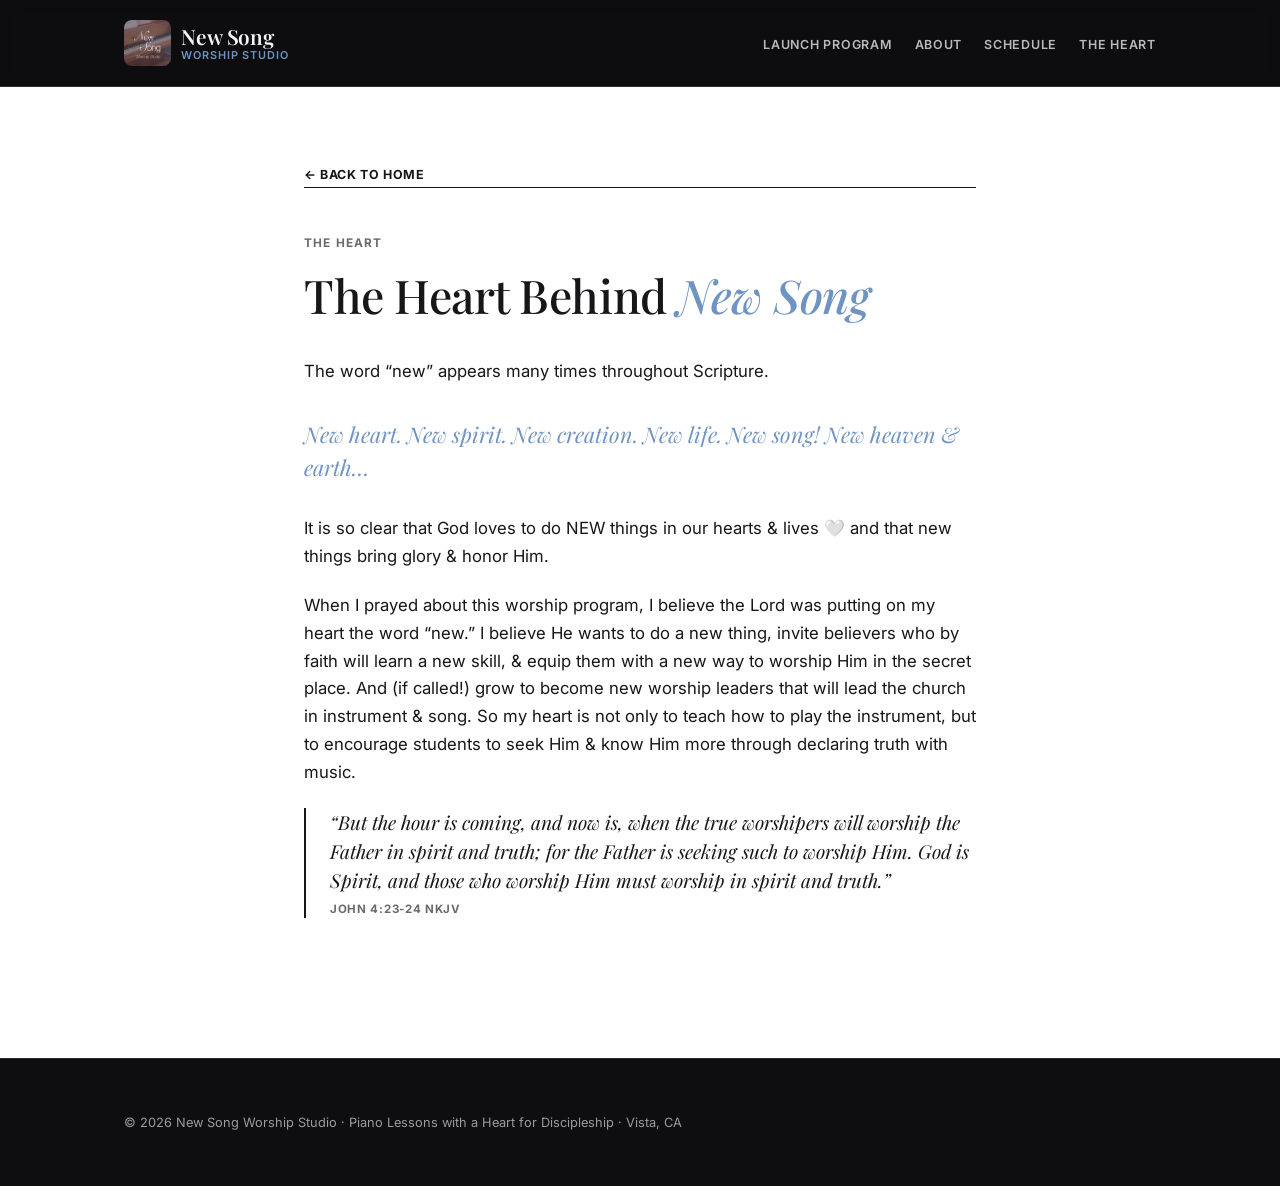
<file: heart-behind-new-song.html>
<!DOCTYPE html>
<html lang="en">
<head>
  <meta charset="UTF-8" />
  <meta name="viewport" content="width=device-width, initial-scale=1.0" />
  <title>The Heart Behind New Song | New Song Worship Studio</title>
  <link rel="icon" type="image/svg+xml" href="images/favicon.svg" />
  <link rel="preconnect" href="https://fonts.googleapis.com" />
  <link rel="preconnect" href="https://fonts.gstatic.com" crossorigin />
  <link
    href="https://fonts.googleapis.com/css2?family=Inter:wght@400;500;600;700;800&family=Playfair+Display:ital,wght@0,400;0,500;0,600;0,700;0,800;0,900;1,400;1,500;1,600;1,700;1,800;1,900&display=swap"
    rel="stylesheet"
  />
  <link rel="stylesheet" href="css/style.css" />
</head>
<body>
  <header class="site-header">
    <div class="nav-wrap">
      <a class="brand" href="index.html">
        <img
          class="brand-logo-image"
          src="images/logo.png"
          alt="New Song Worship Studio"
          onerror="this.style.display='none'; this.nextElementSibling.style.display='block'; this.closest('.brand').classList.add('logo-fallback');"
        />
        <svg class="brand-mark-icon" style="display: none" viewBox="0 0 64 64" aria-hidden="true">
          <circle cx="32" cy="32" r="29" fill="none" stroke="#6f93c2" stroke-width="3" />
          <ellipse cx="26" cy="41" rx="8" ry="6" fill="#6f93c2" transform="rotate(-20 26 41)" />
          <rect x="33" y="15" width="3.4" height="27" rx="1.7" fill="#6f93c2" />
          <path
            d="M36.4,15 C47,17 49,26 40,32"
            fill="none"
            stroke="#6f93c2"
            stroke-width="3.4"
            stroke-linecap="round"
          />
        </svg>
        <span class="brand-text">
          <span class="brand-mark">New Song</span>
          <span class="brand-sub">Worship Studio</span>
        </span>
      </a>
      <button class="nav-toggle" id="nav-toggle" type="button" aria-label="Toggle menu" aria-expanded="false" aria-controls="site-nav">
        <span class="nav-toggle-bar"></span>
        <span class="nav-toggle-bar"></span>
        <span class="nav-toggle-bar"></span>
      </button>
      <nav class="site-nav" id="site-nav">
        <ul>
          <li><a href="index.html#launch">Launch Program</a></li>
          <li><a href="index.html#about">About</a></li>
          <li><a href="index.html#schedule">Schedule</a></li>
          <li><a href="heart-behind-new-song.html">The Heart</a></li>
        </ul>
      </nav>
    </div>
  </header>

  <main>
    <section class="devo-page theme-light">
      <div class="container devo-container">
        <a class="card-link back-link" href="index.html">&larr; Back to Home</a>

        <div class="eyebrow">The Heart</div>
        <h1>The Heart Behind <em>New Song</em></h1>

        <div class="devo-body">
          <p>
            The word &ldquo;new&rdquo; appears many times throughout
            Scripture.
          </p>
          <p class="litany">
            New heart. New spirit. New creation. New life. New song! New
            heaven &amp; earth&hellip;
          </p>
          <p>
            It is so clear that God loves to do NEW things in our hearts
            &amp; lives 🤍 and that new things bring glory &amp; honor Him.
          </p>
          <p>
            When I prayed about this worship program, I believe the Lord
            was putting on my heart the word &ldquo;new.&rdquo; I believe
            He wants to do a new thing, invite believers who by faith will
            learn a new skill, &amp; equip them with a new way to worship
            Him in the secret place. And (if called!) grow to become new
            worship leaders that will lead the church in instrument &amp;
            song. So my heart is not only to teach how to play the
            instrument, but to encourage students to seek Him &amp; know
            Him more through declaring truth with music.
          </p>
        </div>

        <div class="devo-verses">
          <p>
            &ldquo;But the hour is coming, and now is, when the true
            worshipers will worship the Father in spirit and truth; for
            the Father is seeking such to worship Him. God is Spirit, and
            those who worship Him must worship in spirit and truth.&rdquo;
            <span>John 4:23-24 NKJV</span>
          </p>
        </div>
      </div>
    </section>
  </main>

  <footer class="site-footer">
    <div class="container">
      <p>&copy; 2026 New Song Worship Studio &middot; Piano Lessons with a Heart for Discipleship &middot; Vista, CA</p>
    </div>
  </footer>

  <script>
    (function () {
      var toggle = document.getElementById("nav-toggle");
      var nav = document.getElementById("site-nav");
      if (!toggle || !nav) return;

      toggle.addEventListener("click", function () {
        var isOpen = nav.classList.toggle("is-open");
        toggle.classList.toggle("is-active", isOpen);
        toggle.setAttribute("aria-expanded", isOpen ? "true" : "false");
      });

      nav.querySelectorAll("a").forEach(function (link) {
        link.addEventListener("click", function () {
          nav.classList.remove("is-open");
          toggle.classList.remove("is-active");
          toggle.setAttribute("aria-expanded", "false");
        });
      });
    })();
  </script>
</body>
</html>
</file>
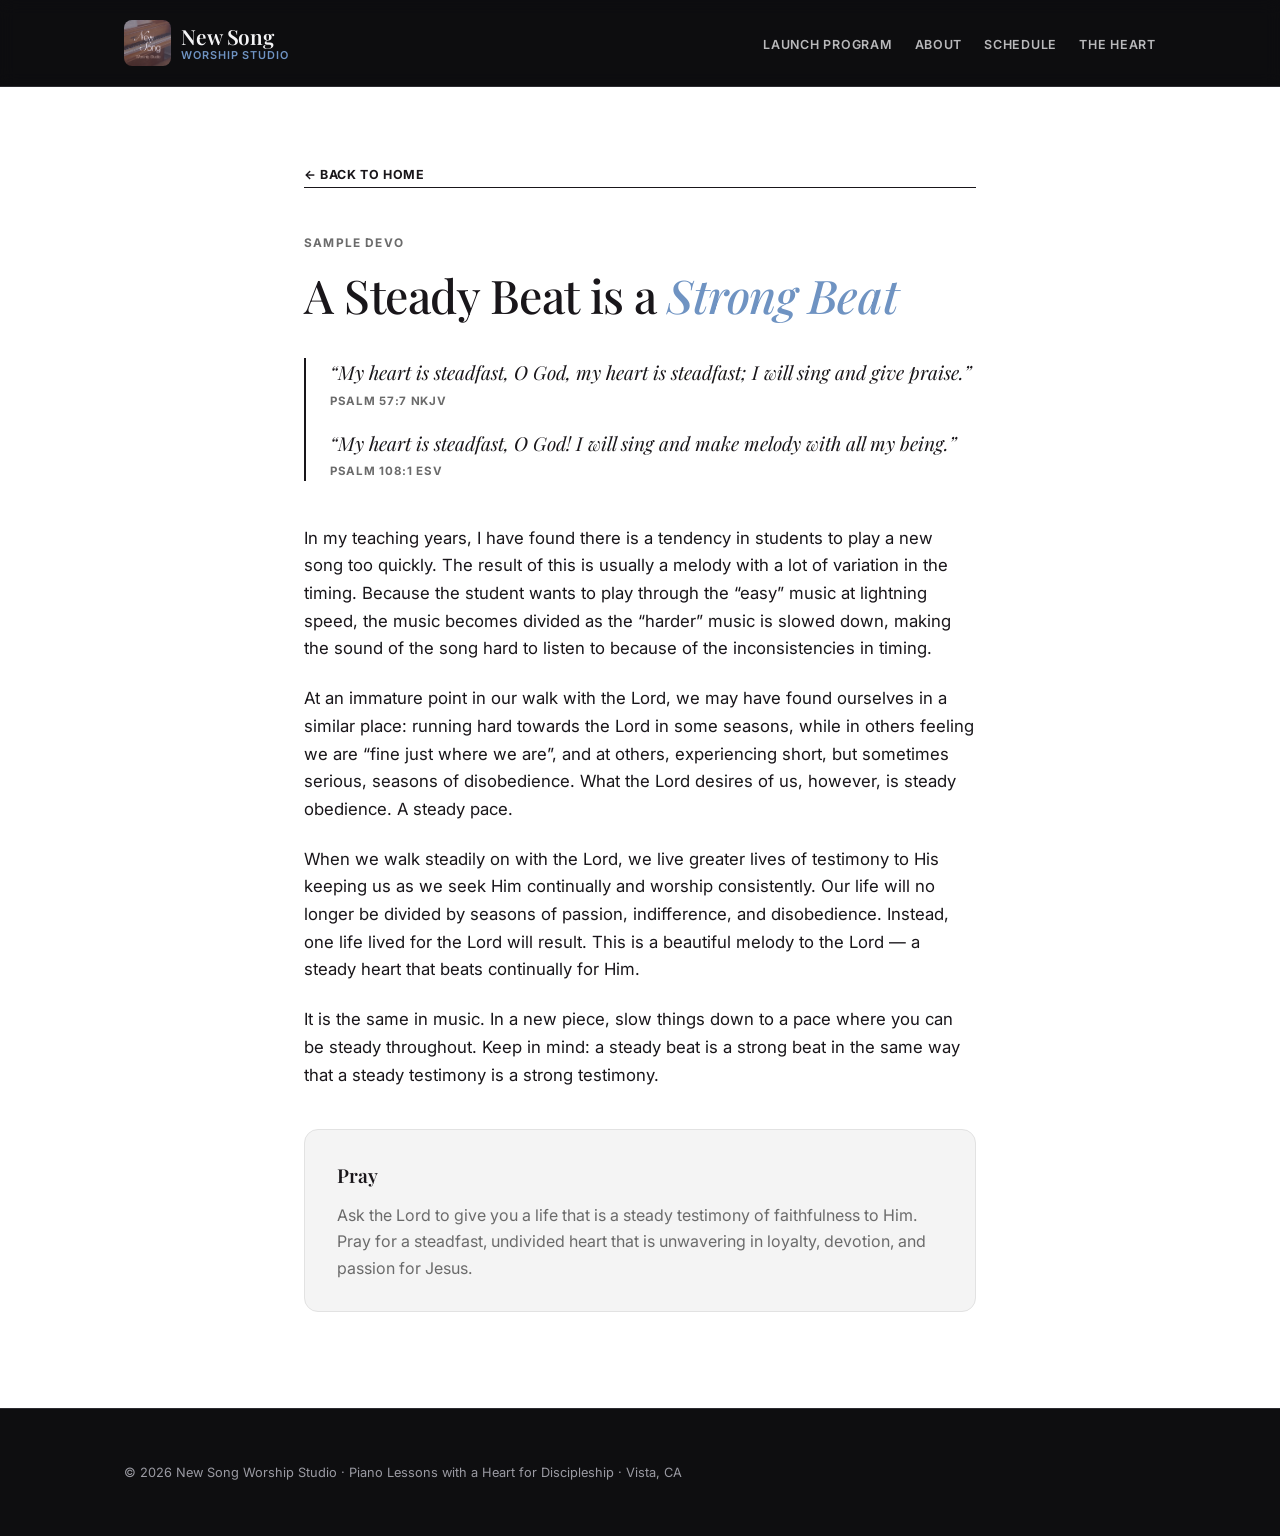
<file: sample-devo.html>
<!DOCTYPE html>
<html lang="en">
<head>
  <meta charset="UTF-8" />
  <meta name="viewport" content="width=device-width, initial-scale=1.0" />
  <title>A Steady Beat is a Strong Beat | New Song Worship Studio</title>
  <link rel="icon" type="image/svg+xml" href="images/favicon.svg" />
  <link rel="preconnect" href="https://fonts.googleapis.com" />
  <link rel="preconnect" href="https://fonts.gstatic.com" crossorigin />
  <link
    href="https://fonts.googleapis.com/css2?family=Inter:wght@400;500;600;700;800&family=Playfair+Display:ital,wght@0,400;0,500;0,600;0,700;0,800;0,900;1,400;1,500;1,600;1,700;1,800;1,900&display=swap"
    rel="stylesheet"
  />
  <link rel="stylesheet" href="css/style.css" />
</head>
<body>
  <header class="site-header">
    <div class="nav-wrap">
      <a class="brand" href="index.html">
        <img
          class="brand-logo-image"
          src="images/logo.png"
          alt="New Song Worship Studio"
          onerror="this.style.display='none'; this.nextElementSibling.style.display='block'; this.closest('.brand').classList.add('logo-fallback');"
        />
        <svg class="brand-mark-icon" style="display: none" viewBox="0 0 64 64" aria-hidden="true">
          <circle cx="32" cy="32" r="29" fill="none" stroke="#6f93c2" stroke-width="3" />
          <ellipse cx="26" cy="41" rx="8" ry="6" fill="#6f93c2" transform="rotate(-20 26 41)" />
          <rect x="33" y="15" width="3.4" height="27" rx="1.7" fill="#6f93c2" />
          <path
            d="M36.4,15 C47,17 49,26 40,32"
            fill="none"
            stroke="#6f93c2"
            stroke-width="3.4"
            stroke-linecap="round"
          />
        </svg>
        <span class="brand-text">
          <span class="brand-mark">New Song</span>
          <span class="brand-sub">Worship Studio</span>
        </span>
      </a>
      <button class="nav-toggle" id="nav-toggle" type="button" aria-label="Toggle menu" aria-expanded="false" aria-controls="site-nav">
        <span class="nav-toggle-bar"></span>
        <span class="nav-toggle-bar"></span>
        <span class="nav-toggle-bar"></span>
      </button>
      <nav class="site-nav" id="site-nav">
        <ul>
          <li><a href="index.html#launch">Launch Program</a></li>
          <li><a href="index.html#about">About</a></li>
          <li><a href="index.html#schedule">Schedule</a></li>
          <li><a href="heart-behind-new-song.html">The Heart</a></li>
        </ul>
      </nav>
    </div>
  </header>

  <main>
    <section class="devo-page theme-light">
      <div class="container devo-container">
        <a class="card-link back-link" href="index.html#launch">&larr; Back to Home</a>

        <div class="eyebrow">Sample Devo</div>
        <h1>A Steady Beat is a <em>Strong Beat</em></h1>

        <div class="devo-verses">
          <p>
            &ldquo;My heart is steadfast, O God, my heart is steadfast; I
            will sing and give praise.&rdquo;
            <span>Psalm 57:7 NKJV</span>
          </p>
          <p>
            &ldquo;My heart is steadfast, O God! I will sing and make
            melody with all my being.&rdquo;
            <span>Psalm 108:1 ESV</span>
          </p>
        </div>

        <div class="devo-body">
          <p>
            In my teaching years, I have found there is a tendency in
            students to play a new song too quickly. The result of this is
            usually a melody with a lot of variation in the timing.
            Because the student wants to play through the &ldquo;easy&rdquo;
            music at lightning speed, the music becomes divided as the
            &ldquo;harder&rdquo; music is slowed down, making the sound of
            the song hard to listen to because of the inconsistencies in
            timing.
          </p>
          <p>
            At an immature point in our walk with the Lord, we may have
            found ourselves in a similar place: running hard towards the
            Lord in some seasons, while in others feeling we are
            &ldquo;fine just where we are&rdquo;, and at others,
            experiencing short, but sometimes serious, seasons of
            disobedience. What the Lord desires of us, however, is steady
            obedience. A steady pace.
          </p>
          <p>
            When we walk steadily on with the Lord, we live greater lives
            of testimony to His keeping us as we seek Him continually and
            worship consistently. Our life will no longer be divided by
            seasons of passion, indifference, and disobedience. Instead,
            one life lived for the Lord will result. This is a beautiful
            melody to the Lord &mdash; a steady heart that beats
            continually for Him.
          </p>
          <p>
            It is the same in music. In a new piece, slow things down to a
            pace where you can be steady throughout. Keep in mind: a
            steady beat is a strong beat in the same way that a steady
            testimony is a strong testimony.
          </p>
        </div>

        <div class="devo-prayer">
          <h3 class="section-subhead">Pray</h3>
          <p>
            Ask the Lord to give you a life that is a steady testimony of
            faithfulness to Him. Pray for a steadfast, undivided heart
            that is unwavering in loyalty, devotion, and passion for
            Jesus.
          </p>
        </div>
      </div>
    </section>
  </main>

  <footer class="site-footer">
    <div class="container">
      <p>&copy; 2026 New Song Worship Studio &middot; Piano Lessons with a Heart for Discipleship &middot; Vista, CA</p>
    </div>
  </footer>

  <script>
    (function () {
      var toggle = document.getElementById("nav-toggle");
      var nav = document.getElementById("site-nav");
      if (!toggle || !nav) return;

      toggle.addEventListener("click", function () {
        var isOpen = nav.classList.toggle("is-open");
        toggle.classList.toggle("is-active", isOpen);
        toggle.setAttribute("aria-expanded", isOpen ? "true" : "false");
      });

      nav.querySelectorAll("a").forEach(function (link) {
        link.addEventListener("click", function () {
          nav.classList.remove("is-open");
          toggle.classList.remove("is-active");
          toggle.setAttribute("aria-expanded", "false");
        });
      });
    })();
  </script>
</body>
</html>
</file>
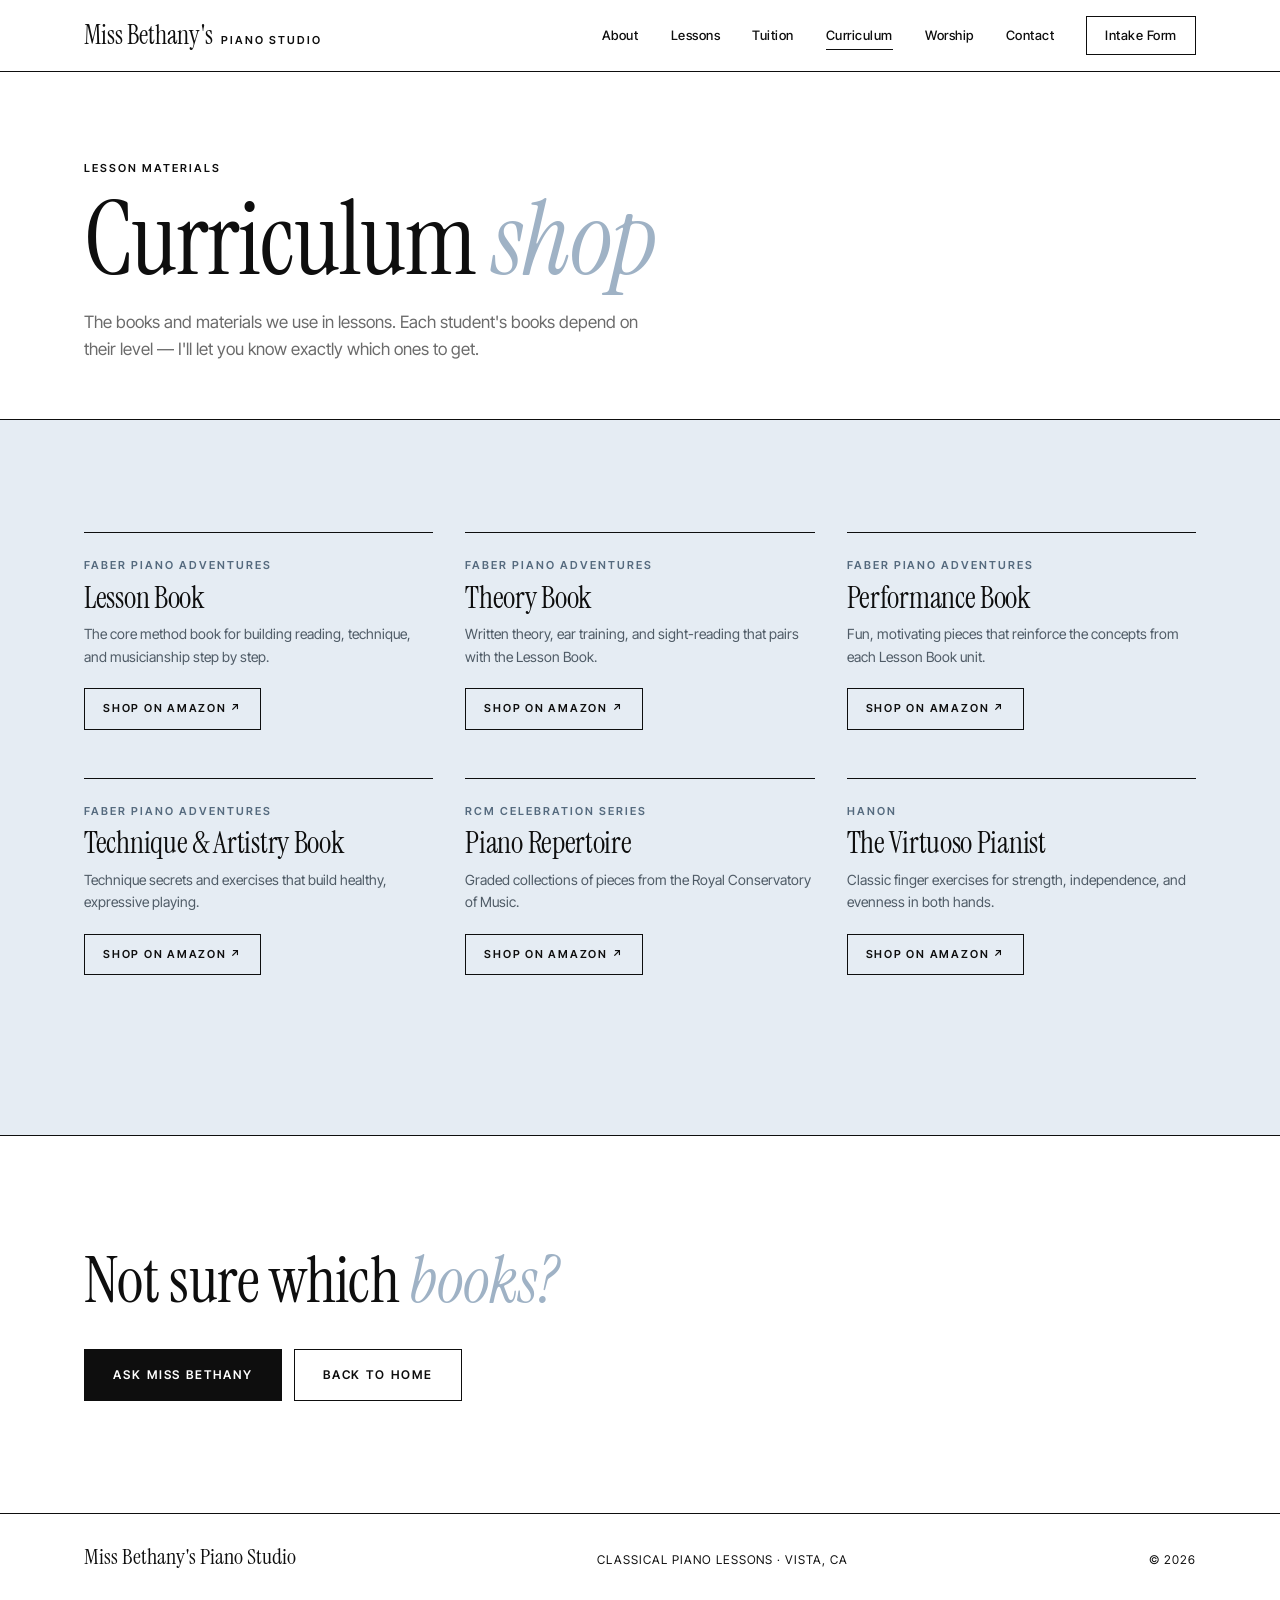
<file: miss-bethanys-piano-studio/curriculum.html>
<!DOCTYPE html>
<html lang="en">
<head>
  <meta charset="UTF-8" />
  <meta name="viewport" content="width=device-width, initial-scale=1.0" />
  <title>Curriculum Shop | Miss Bethany's Piano Studio</title>
  <meta
    name="description"
    content="Books and materials used in lessons at Miss Bethany's Piano Studio."
  />
  <link rel="icon" type="image/svg+xml" href="images/favicon.svg" />
  <link rel="preconnect" href="https://fonts.googleapis.com" />
  <link rel="preconnect" href="https://fonts.gstatic.com" crossorigin />
  <link
    href="https://fonts.googleapis.com/css2?family=Instrument+Serif:ital@0;1&family=Inter+Tight:wght@400;500;600;700&display=swap"
    rel="stylesheet"
  />
  <link rel="stylesheet" href="css/style.css" />
</head>
<body>
  <header class="site-header">
    <div class="nav-wrap">
      <a class="brand" href="index.html">
        <span class="brand-name">Miss Bethany's</span>
        <span class="brand-sub">Piano Studio</span>
      </a>
      <button class="nav-toggle" id="nav-toggle" type="button" aria-label="Toggle menu" aria-expanded="false" aria-controls="site-nav">
        <span></span><span></span>
      </button>
      <nav class="site-nav" id="site-nav">
        <a href="index.html#about">About</a>
        <a href="index.html#lessons">Lessons</a>
        <a href="index.html#tuition">Tuition</a>
        <a href="curriculum.html" aria-current="page">Curriculum</a>
        <a href="worship.html">Worship</a>
        <a href="index.html#enroll">Contact</a>
        <a class="nav-cta" href="intake.html">Intake Form</a>
      </nav>
    </div>
  </header>

  <main>
    <section class="page-hero">
      <div class="container">
        <p class="label">Lesson Materials</p>
        <h1>Curriculum <em>shop</em></h1>
        <p class="section-lead">
          The books and materials we use in lessons. Each student's books
          depend on their level &mdash; I'll let you know exactly which ones
          to get.
        </p>
      </div>
    </section>

    <section class="section section-blue">
      <div class="container">
        <div class="shop-grid" id="shop-grid">
          <!-- Filled from js/curriculum.js -->
        </div>
      </div>
    </section>

    <section class="section section-rule">
      <div class="container worship-next">
        <h2>Not sure which <em>books?</em></h2>
        <div class="btn-row">
          <a class="btn btn-solid" href="index.html#enroll">Ask Miss Bethany</a>
          <a class="btn btn-line" href="index.html">Back to Home</a>
        </div>
      </div>
    </section>
  </main>

  <footer class="site-footer">
    <div class="container footer-inner">
      <span class="brand-name">Miss Bethany's Piano Studio</span>
      <span>Classical Piano Lessons &middot; Vista, CA</span>
      <span>&copy; 2026</span>
    </div>
  </footer>

  <script src="js/curriculum.js"></script>
  <script src="js/main.js"></script>
</body>
</html>
</file>
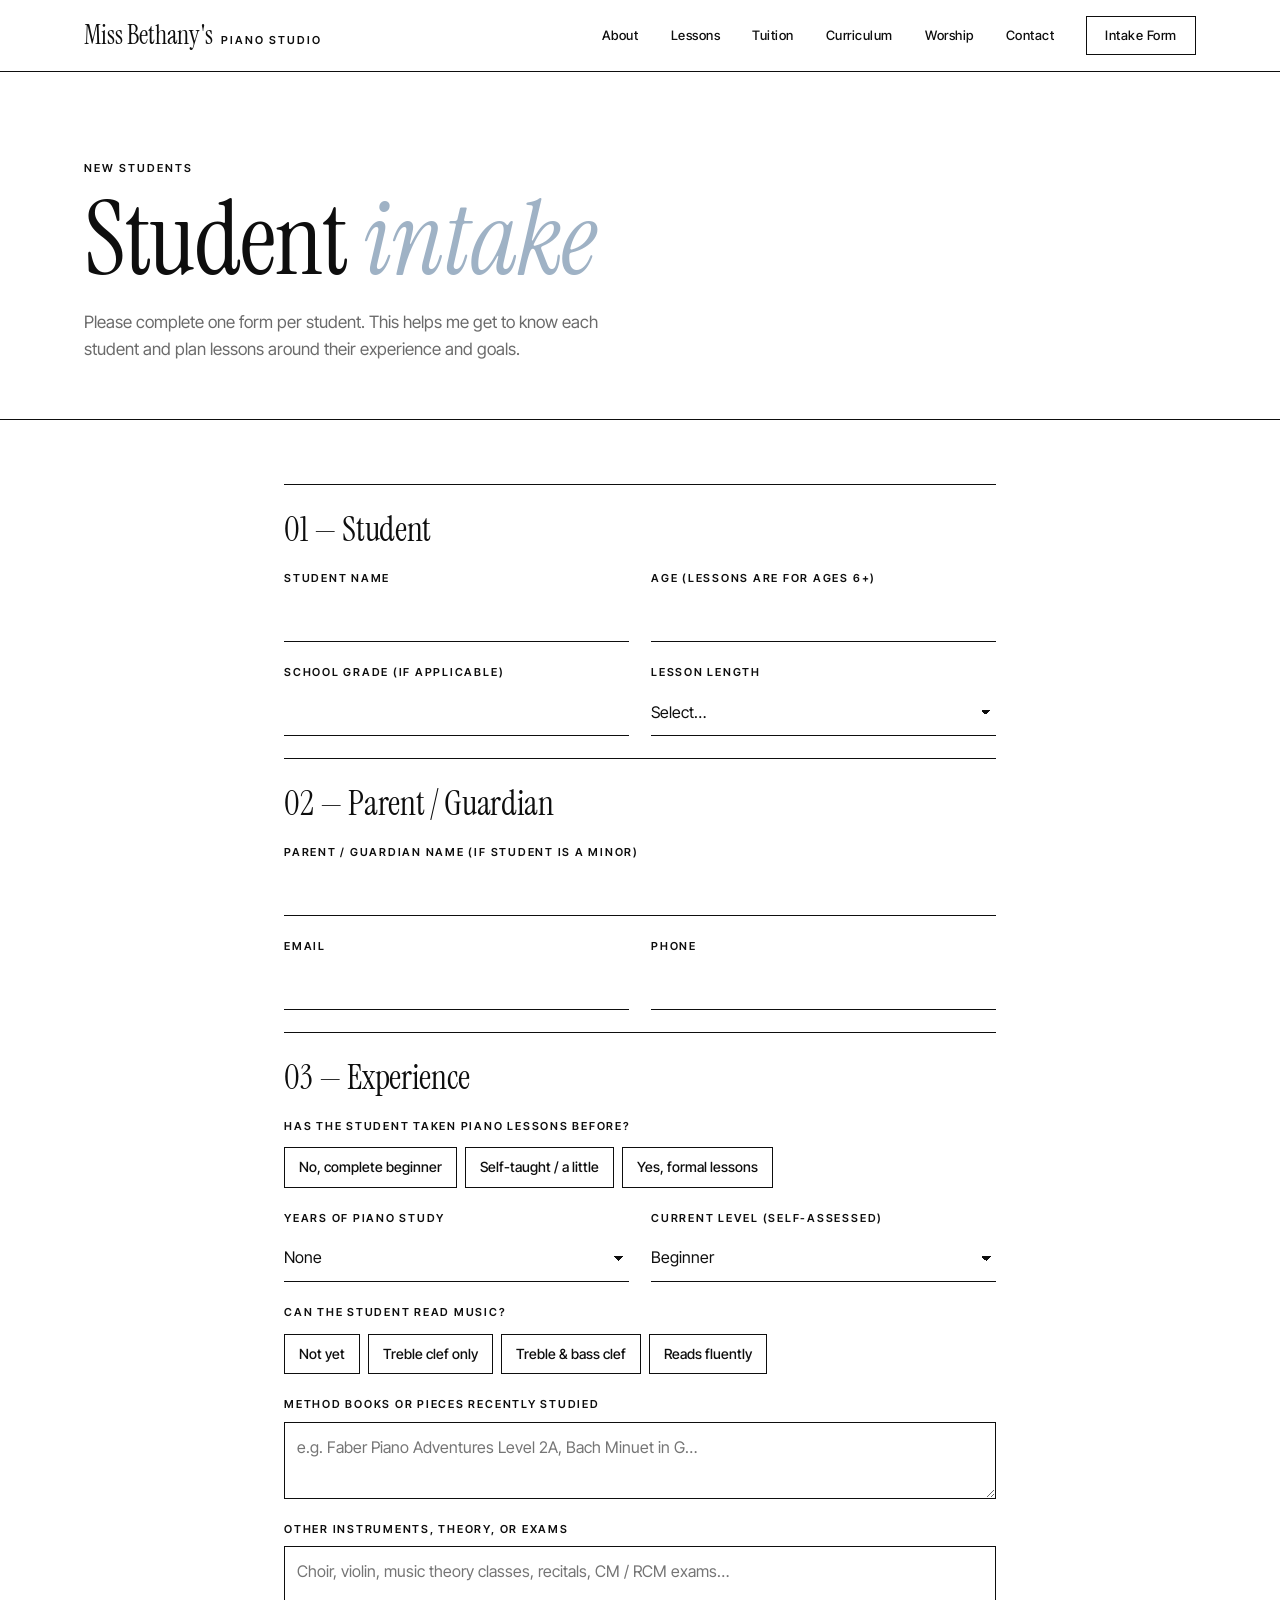
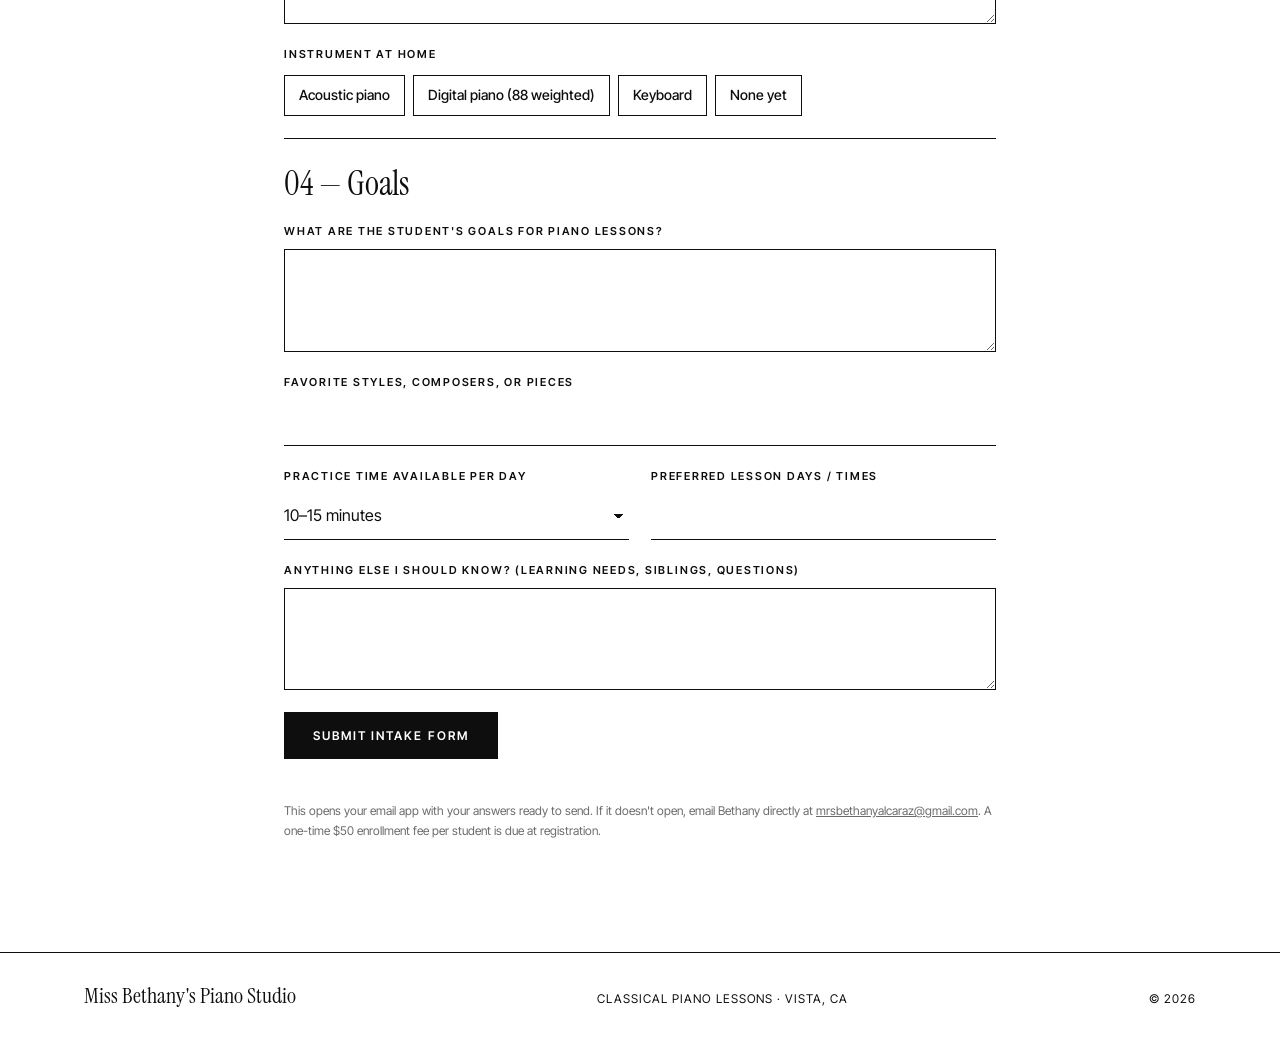
<file: miss-bethanys-piano-studio/intake.html>
<!DOCTYPE html>
<html lang="en">
<head>
  <meta charset="UTF-8" />
  <meta name="viewport" content="width=device-width, initial-scale=1.0" />
  <title>Student Intake | Miss Bethany's Piano Studio</title>
  <meta name="description" content="New student intake form for Miss Bethany's Piano Studio." />
  <link rel="icon" type="image/svg+xml" href="images/favicon.svg" />
  <link rel="preconnect" href="https://fonts.googleapis.com" />
  <link rel="preconnect" href="https://fonts.gstatic.com" crossorigin />
  <link
    href="https://fonts.googleapis.com/css2?family=Instrument+Serif:ital@0;1&family=Inter+Tight:wght@400;500;600;700&display=swap"
    rel="stylesheet"
  />
  <link rel="stylesheet" href="css/style.css" />
</head>
<body>
  <header class="site-header">
    <div class="nav-wrap">
      <a class="brand" href="index.html">
        <span class="brand-name">Miss Bethany's</span>
        <span class="brand-sub">Piano Studio</span>
      </a>
      <button class="nav-toggle" id="nav-toggle" type="button" aria-label="Toggle menu" aria-expanded="false" aria-controls="site-nav">
        <span></span><span></span>
      </button>
      <nav class="site-nav" id="site-nav">
        <a href="index.html#about">About</a>
        <a href="index.html#lessons">Lessons</a>
        <a href="index.html#tuition">Tuition</a>
        <a href="curriculum.html">Curriculum</a>
        <a href="worship.html">Worship</a>
        <a href="index.html#enroll">Contact</a>
        <a class="nav-cta" href="intake.html">Intake Form</a>
      </nav>
    </div>
  </header>

  <main>
    <section class="page-hero">
      <div class="container">
        <p class="label">New Students</p>
        <h1>Student <em>intake</em></h1>
        <p class="section-lead">
          Please complete one form per student. This helps me get to know
          each student and plan lessons around their experience and goals.
        </p>
      </div>
    </section>

    <div class="container intake-wrap">
      <form id="intake-form" class="intake-form">
        <!-- Student -->
        <div class="form-block">
          <h3>01 &mdash; Student</h3>
          <div class="field-row">
            <div class="field">
              <label for="in-student">Student Name</label>
              <input type="text" id="in-student" name="student" required />
            </div>
            <div class="field">
              <label for="in-age">Age (lessons are for ages 6+)</label>
              <input type="number" id="in-age" name="age" min="6" max="120" inputmode="numeric" required />
            </div>
          </div>
          <div class="field-row">
            <div class="field">
              <label for="in-grade">School Grade (if applicable)</label>
              <input type="text" id="in-grade" name="grade" />
            </div>
            <div class="field">
              <label for="in-length">Lesson Length</label>
              <select id="in-length" name="length" required>
                <option value="">Select&hellip;</option>
                <option value="30 minutes ($160/month)">30 minutes &mdash; $160/month</option>
                <option value="45 minutes ($225/month)">45 minutes &mdash; $225/month</option>
                <option value="Not sure yet">Not sure yet</option>
              </select>
            </div>
          </div>
        </div>

        <!-- Contact -->
        <div class="form-block">
          <h3>02 &mdash; Parent / Guardian</h3>
          <div class="field">
            <label for="in-parent">Parent / Guardian Name (if student is a minor)</label>
            <input type="text" id="in-parent" name="parent" />
          </div>
          <div class="field-row">
            <div class="field">
              <label for="in-email">Email</label>
              <input type="email" id="in-email" name="email" required />
            </div>
            <div class="field">
              <label for="in-phone">Phone</label>
              <input type="tel" id="in-phone" name="phone" required />
            </div>
          </div>
        </div>

        <!-- Experience -->
        <div class="form-block">
          <h3>03 &mdash; Experience</h3>
          <fieldset class="field">
            <legend>Has the student taken piano lessons before?</legend>
            <div class="choices">
              <label><input type="radio" name="prior" value="No, complete beginner" required /><span>No, complete beginner</span></label>
              <label><input type="radio" name="prior" value="Self-taught / a little at home" /><span>Self-taught / a little</span></label>
              <label><input type="radio" name="prior" value="Yes, formal lessons" /><span>Yes, formal lessons</span></label>
            </div>
          </fieldset>
          <div class="field-row">
            <div class="field">
              <label for="in-years">Years of Piano Study</label>
              <select id="in-years" name="years">
                <option value="None">None</option>
                <option value="Less than 1 year">Less than 1 year</option>
                <option value="1–2 years">1&ndash;2 years</option>
                <option value="3–5 years">3&ndash;5 years</option>
                <option value="6+ years">6+ years</option>
              </select>
            </div>
            <div class="field">
              <label for="in-level">Current Level (self-assessed)</label>
              <select id="in-level" name="level">
                <option value="Beginner">Beginner</option>
                <option value="Early intermediate">Early intermediate</option>
                <option value="Intermediate">Intermediate</option>
                <option value="Advanced">Advanced</option>
                <option value="Not sure">Not sure</option>
              </select>
            </div>
          </div>
          <fieldset class="field">
            <legend>Can the student read music?</legend>
            <div class="choices">
              <label><input type="radio" name="reading" value="Not yet" /><span>Not yet</span></label>
              <label><input type="radio" name="reading" value="Treble clef only" /><span>Treble clef only</span></label>
              <label><input type="radio" name="reading" value="Treble and bass clef" /><span>Treble &amp; bass clef</span></label>
              <label><input type="radio" name="reading" value="Reads fluently" /><span>Reads fluently</span></label>
            </div>
          </fieldset>
          <div class="field">
            <label for="in-books">Method Books or Pieces Recently Studied</label>
            <textarea id="in-books" name="books" rows="2" placeholder="e.g. Faber Piano Adventures Level 2A, Bach Minuet in G&hellip;"></textarea>
          </div>
          <div class="field">
            <label for="in-other">Other Instruments, Theory, or Exams</label>
            <textarea id="in-other" name="otherExp" rows="2" placeholder="Choir, violin, music theory classes, recitals, CM / RCM exams&hellip;"></textarea>
          </div>
          <fieldset class="field">
            <legend>Instrument at Home</legend>
            <div class="choices">
              <label><input type="radio" name="instrument" value="Acoustic piano" required /><span>Acoustic piano</span></label>
              <label><input type="radio" name="instrument" value="Digital piano (88 weighted keys)" /><span>Digital piano (88 weighted)</span></label>
              <label><input type="radio" name="instrument" value="Keyboard" /><span>Keyboard</span></label>
              <label><input type="radio" name="instrument" value="None yet" /><span>None yet</span></label>
            </div>
          </fieldset>
        </div>

        <!-- Goals -->
        <div class="form-block">
          <h3>04 &mdash; Goals</h3>
          <div class="field">
            <label for="in-goals">What are the student's goals for piano lessons?</label>
            <textarea id="in-goals" name="goals" rows="3"></textarea>
          </div>
          <div class="field">
            <label for="in-music">Favorite styles, composers, or pieces</label>
            <input type="text" id="in-music" name="music" />
          </div>
          <div class="field-row">
            <div class="field">
              <label for="in-practice">Practice Time Available Per Day</label>
              <select id="in-practice" name="practice">
                <option value="10–15 minutes">10&ndash;15 minutes</option>
                <option value="15–30 minutes">15&ndash;30 minutes</option>
                <option value="30–45 minutes">30&ndash;45 minutes</option>
                <option value="45+ minutes">45+ minutes</option>
              </select>
            </div>
            <div class="field">
              <label for="in-times">Preferred Lesson Days / Times</label>
              <input type="text" id="in-times" name="times" />
            </div>
          </div>
          <div class="field">
            <label for="in-notes">Anything else I should know? (learning needs, siblings, questions)</label>
            <textarea id="in-notes" name="notes" rows="3"></textarea>
          </div>
        </div>

        <button type="submit" class="btn btn-solid">Submit Intake Form</button>
        <p class="fine-print">
          This opens your email app with your answers ready to send. If it
          doesn't open, email Bethany directly at
          <a href="mailto:mrsbethanyalcaraz@gmail.com">mrsbethanyalcaraz@gmail.com</a>.
          A one-time $50 enrollment fee per student is due at registration.
        </p>
      </form>
    </div>
  </main>

  <footer class="site-footer">
    <div class="container footer-inner">
      <span class="brand-name">Miss Bethany's Piano Studio</span>
      <span>Classical Piano Lessons &middot; Vista, CA</span>
      <span>&copy; 2026</span>
    </div>
  </footer>

  <script src="js/main.js"></script>
  <script>
    (function () {
      var form = document.getElementById("intake-form");
      if (!form) return;

      form.addEventListener("submit", function (e) {
        e.preventDefault();
        var data = new FormData(form);
        function v(key) {
          var val = (data.get(key) || "").toString().trim();
          return val || "—";
        }

        var lines = [
          "STUDENT",
          "Name: " + v("student"),
          "Age: " + v("age"),
          "Grade: " + v("grade"),
          "Lesson length: " + v("length"),
          "",
          "PARENT / CONTACT",
          "Parent/guardian: " + v("parent"),
          "Email: " + v("email"),
          "Phone: " + v("phone"),
          "",
          "EXPERIENCE",
          "Prior lessons: " + v("prior"),
          "Years of study: " + v("years"),
          "Current level: " + v("level"),
          "Reads music: " + v("reading"),
          "Books/pieces studied: " + v("books"),
          "Other music experience: " + v("otherExp"),
          "Instrument at home: " + v("instrument"),
          "",
          "GOALS",
          "Goals: " + v("goals"),
          "Favorite styles/composers: " + v("music"),
          "Daily practice time: " + v("practice"),
          "Preferred days/times: " + v("times"),
          "Notes: " + v("notes")
        ];

        window.location.href =
          "mailto:mrsbethanyalcaraz@gmail.com" +
          "?subject=" + encodeURIComponent("Student Intake — " + v("student")) +
          "&body=" + encodeURIComponent(lines.join("\n"));
      });
    })();
  </script>
</body>
</html>
</file>
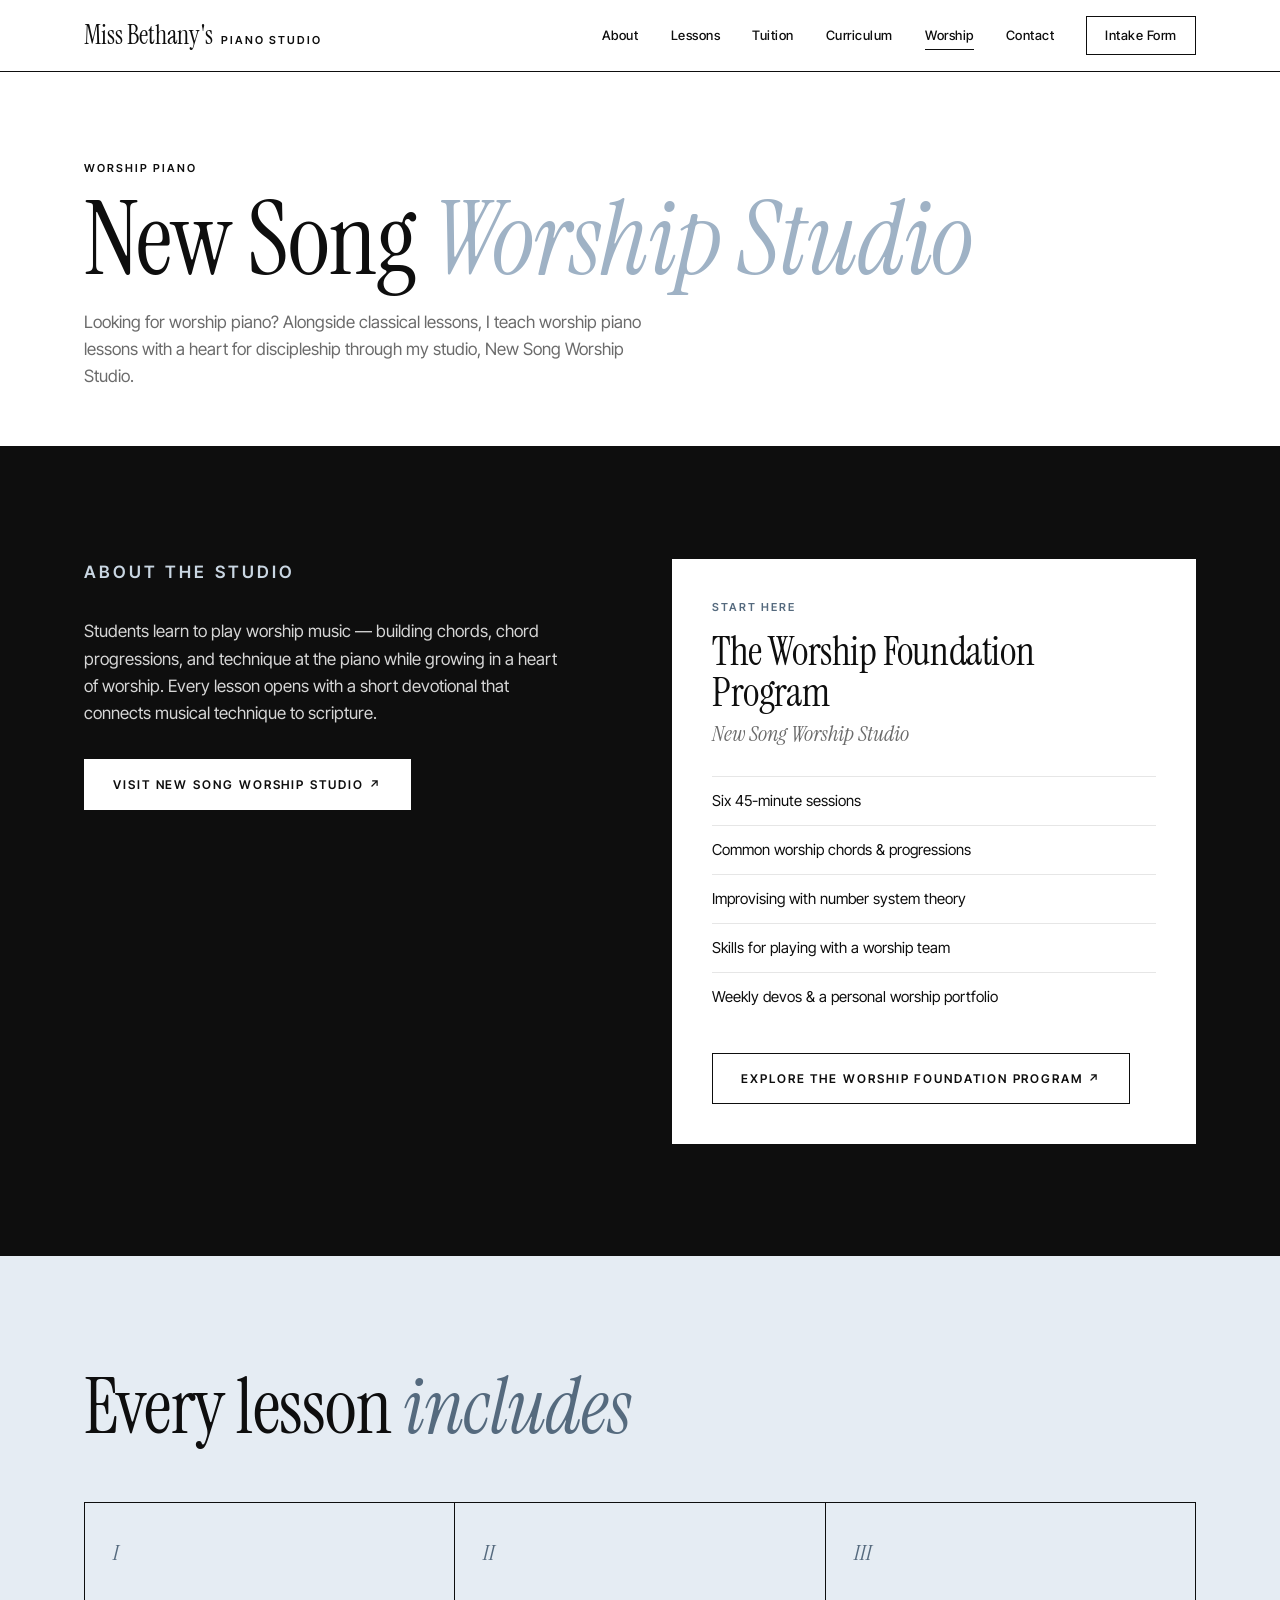
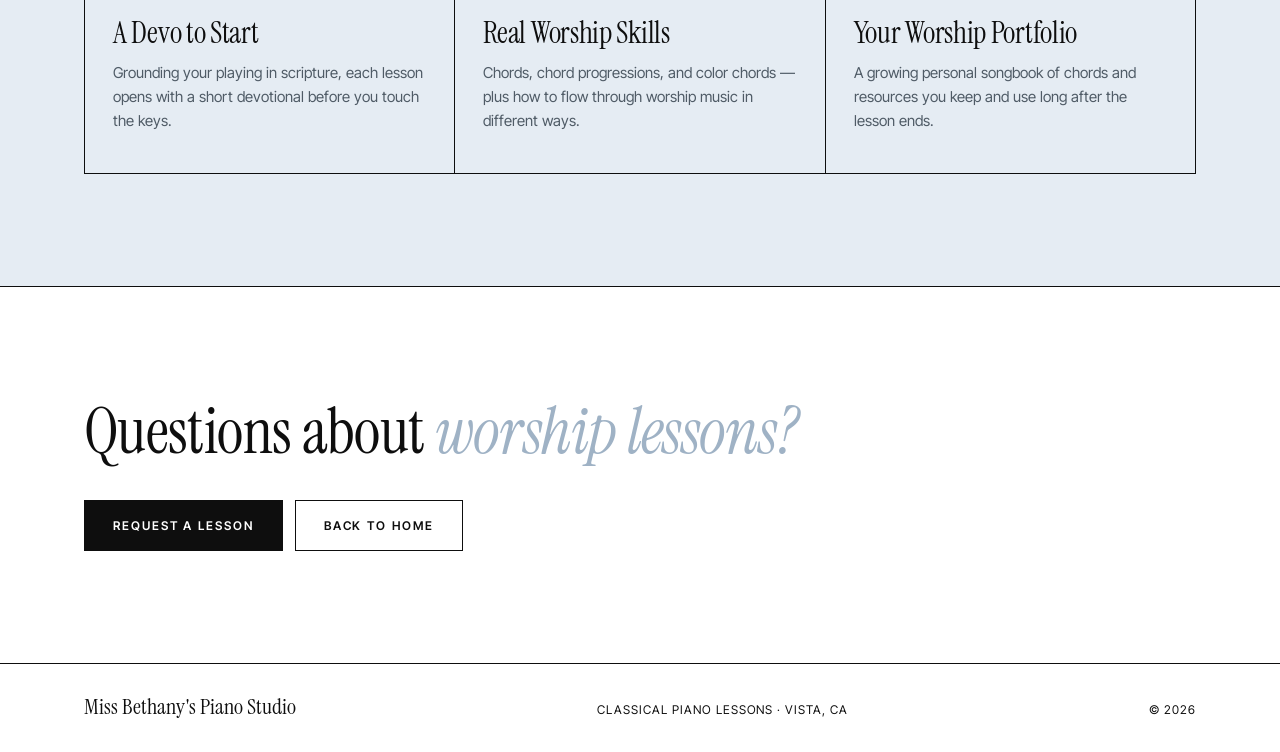
<file: miss-bethanys-piano-studio/worship.html>
<!DOCTYPE html>
<html lang="en">
<head>
  <meta charset="UTF-8" />
  <meta name="viewport" content="width=device-width, initial-scale=1.0" />
  <title>Worship Piano | Miss Bethany's Piano Studio</title>
  <meta
    name="description"
    content="Worship piano lessons with a heart for discipleship through New Song Worship Studio, including The Worship Foundation Program."
  />
  <link rel="icon" type="image/svg+xml" href="images/favicon.svg" />
  <link rel="preconnect" href="https://fonts.googleapis.com" />
  <link rel="preconnect" href="https://fonts.gstatic.com" crossorigin />
  <link
    href="https://fonts.googleapis.com/css2?family=Instrument+Serif:ital@0;1&family=Inter+Tight:wght@400;500;600;700&display=swap"
    rel="stylesheet"
  />
  <link rel="stylesheet" href="css/style.css" />
</head>
<body>
  <header class="site-header">
    <div class="nav-wrap">
      <a class="brand" href="index.html">
        <span class="brand-name">Miss Bethany's</span>
        <span class="brand-sub">Piano Studio</span>
      </a>
      <button class="nav-toggle" id="nav-toggle" type="button" aria-label="Toggle menu" aria-expanded="false" aria-controls="site-nav">
        <span></span><span></span>
      </button>
      <nav class="site-nav" id="site-nav">
        <a href="index.html#about">About</a>
        <a href="index.html#lessons">Lessons</a>
        <a href="index.html#tuition">Tuition</a>
        <a href="curriculum.html">Curriculum</a>
        <a href="worship.html" aria-current="page">Worship</a>
        <a href="index.html#enroll">Contact</a>
        <a class="nav-cta" href="intake.html">Intake Form</a>
      </nav>
    </div>
  </header>

  <main>
    <section class="page-hero">
      <div class="container">
        <p class="label">Worship Piano</p>
        <h1>New Song <em>Worship Studio</em></h1>
        <p class="section-lead">
          Looking for worship piano? Alongside classical lessons, I teach
          worship piano lessons with a heart for discipleship through my
          studio, New Song Worship Studio.
        </p>
      </div>
    </section>

    <section class="section section-dark">
      <div class="container worship-grid">
        <div class="worship-copy">
          <p class="label">About the Studio</p>
          <p>
            Students learn to play worship music &mdash; building chords,
            chord progressions, and technique at the piano while growing in a
            heart of worship. Every lesson opens with a short devotional that
            connects musical technique to scripture.
          </p>
          <a
            class="btn btn-invert"
            href="https://newsongworshipstudio.com"
            target="_blank"
            rel="noopener noreferrer"
            >Visit New Song Worship Studio &#8599;</a
          >
        </div>
        <article class="worship-card">
          <p class="label">Start Here</p>
          <h3>The Worship Foundation Program</h3>
          <p class="worship-tagline">New Song Worship Studio</p>
          <ul>
            <li>Six 45-minute sessions</li>
            <li>Common worship chords &amp; progressions</li>
            <li>Improvising with number system theory</li>
            <li>Skills for playing with a worship team</li>
            <li>Weekly devos &amp; a personal worship portfolio</li>
          </ul>
          <a
            class="btn btn-line"
            href="https://newsongworshipstudio.com/#launch"
            target="_blank"
            rel="noopener noreferrer"
            >Explore the Worship Foundation Program &#8599;</a
          >
        </article>
      </div>
    </section>

    <section class="section section-blue">
      <div class="container">
        <div class="section-head">
          <h2>Every lesson <em>includes</em></h2>
        </div>
        <div class="feature-grid feature-grid-3">
          <article class="feature">
            <span class="feature-num">I</span>
            <h3>A Devo to Start</h3>
            <p>Grounding your playing in scripture, each lesson opens with a short devotional before you touch the keys.</p>
          </article>
          <article class="feature">
            <span class="feature-num">II</span>
            <h3>Real Worship Skills</h3>
            <p>Chords, chord progressions, and color chords &mdash; plus how to flow through worship music in different ways.</p>
          </article>
          <article class="feature">
            <span class="feature-num">III</span>
            <h3>Your Worship Portfolio</h3>
            <p>A growing personal songbook of chords and resources you keep and use long after the lesson ends.</p>
          </article>
        </div>
      </div>
    </section>

    <section class="section section-rule">
      <div class="container worship-next">
        <h2>Questions about <em>worship lessons?</em></h2>
        <div class="btn-row">
          <a class="btn btn-solid" href="index.html#enroll">Request a Lesson</a>
          <a class="btn btn-line" href="index.html">Back to Home</a>
        </div>
      </div>
    </section>
  </main>

  <footer class="site-footer">
    <div class="container footer-inner">
      <span class="brand-name">Miss Bethany's Piano Studio</span>
      <span>Classical Piano Lessons &middot; Vista, CA</span>
      <span>&copy; 2026</span>
    </div>
  </footer>

  <script src="js/main.js"></script>
</body>
</html>
</file>
<file: css/style.css>
:root {
  --bg: #0e0e10;
  --surface: #17171a;
  --surface-alt: #1e1e22;
  --text: #f4f4f6;
  --text-muted: #9a9aa2;
  --accent: #f4f4f6;
  --accent-strong: #ffffff;
  --accent-soft: #1e1e22;
  --border: #2c2c31;
  --radius: 14px;
  --shadow: 0 10px 28px rgba(0, 0, 0, 0.5);
  --serif: "Playfair Display", "Iowan Old Style", Georgia, "Times New Roman", serif;
  --sans: "Inter", -apple-system, BlinkMacSystemFont, "Segoe UI", Roboto, Helvetica, Arial, sans-serif;
  --logo-accent: #6f93c2;
}

.theme-light {
  --bg: #ffffff;
  --surface: #ffffff;
  --surface-alt: #f4f4f4;
  --text: #19161a;
  --text-muted: #6b6b6b;
  --accent: #19161a;
  --accent-strong: #000000;
  --accent-soft: #f4f4f4;
  --border: #e2e2e2;
  --shadow: 0 10px 28px rgba(0, 0, 0, 0.08);
  background: var(--bg);
  color: var(--text);
}

.theme-dark {
  --bg: #0e0e10;
  --surface: #17171a;
  --surface-alt: #1e1e22;
  --text: #f4f4f6;
  --text-muted: #9a9aa2;
  --accent: #f4f4f6;
  --accent-strong: #ffffff;
  --accent-soft: #1e1e22;
  --border: #2c2c31;
  --shadow: 0 10px 28px rgba(0, 0, 0, 0.5);
  background: var(--bg);
  color: var(--text);
}

.theme-tint {
  --bg: #e7ebf3;
  --surface: #ffffff;
  --surface-alt: #dbe2f0;
  --text: #1c2433;
  --text-muted: #5b6678;
  --accent: #1c2433;
  --accent-strong: #141a26;
  --accent-soft: #dbe2f0;
  --border: #c7d1e3;
  --shadow: 0 10px 28px rgba(28, 36, 51, 0.1);
  background: var(--bg);
  color: var(--text);
}

* {
  box-sizing: border-box;
}

html {
  scroll-behavior: smooth;
}

body {
  margin: 0;
  font-family: var(--sans);
  background: var(--bg);
  color: var(--text);
  line-height: 1.65;
}

a {
  color: var(--accent-strong);
}

.container {
  max-width: 1080px;
  margin: 0 auto;
  padding: 0 24px;
}

/* Header */

header.site-header {
  --bg: #0e0e10;
  --text: #f4f4f6;
  --text-muted: #9a9aa2;
  --border: #2c2c31;
  background: rgba(14, 14, 16, 0.85);
  backdrop-filter: blur(8px);
  border-bottom: 1px solid var(--border);
  position: sticky;
  top: 0;
  z-index: 10;
}

.nav-wrap {
  display: flex;
  align-items: center;
  justify-content: space-between;
  padding: 20px 24px;
  max-width: 1080px;
  margin: 0 auto;
  gap: 16px;
  flex-wrap: wrap;
}

.brand {
  display: flex;
  align-items: center;
  gap: 10px;
  text-decoration: none;
}

.brand-mark-icon {
  width: 34px;
  height: 34px;
  flex-shrink: 0;
  border-radius: 50%;
  object-fit: cover;
}

.brand-logo-image {
  height: 46px;
  width: auto;
  flex-shrink: 0;
  border-radius: 8px;
  object-fit: cover;
}

.brand-text {
  display: flex;
  flex-direction: column;
  line-height: 1.25;
}

.brand-mark {
  font-family: var(--serif);
  font-weight: 600;
  font-size: 1.3rem;
  letter-spacing: -0.01em;
  color: var(--text);
}

.brand-sub {
  font-family: var(--sans);
  font-size: 0.68rem;
  font-weight: 600;
  text-transform: uppercase;
  letter-spacing: 0.08em;
  color: var(--logo-accent);
}

nav.site-nav ul {
  list-style: none;
  display: flex;
  gap: 22px;
  margin: 0;
  padding: 0;
}

nav.site-nav a {
  display: inline-block;
  font-family: var(--sans);
  color: var(--text);
  font-weight: 600;
  font-size: 0.78rem;
  text-transform: uppercase;
  letter-spacing: 0.06em;
  text-decoration: none;
  opacity: 0.75;
}

nav.site-nav a:hover {
  opacity: 1;
}

.nav-toggle {
  display: none;
  flex-direction: column;
  justify-content: center;
  gap: 5px;
  width: 34px;
  height: 34px;
  padding: 0;
  border: none;
  background: transparent;
  cursor: pointer;
  flex-shrink: 0;
}

.nav-toggle-bar {
  display: block;
  width: 100%;
  height: 2px;
  background: var(--text);
  border-radius: 2px;
  transition: transform 0.25s ease, opacity 0.25s ease;
}

.nav-toggle.is-active .nav-toggle-bar:nth-child(1) {
  transform: translateY(7px) rotate(45deg);
}

.nav-toggle.is-active .nav-toggle-bar:nth-child(2) {
  opacity: 0;
}

.nav-toggle.is-active .nav-toggle-bar:nth-child(3) {
  transform: translateY(-7px) rotate(-45deg);
}

/* Eyebrow */

.eyebrow {
  display: inline-flex;
  align-items: center;
  gap: 8px;
  font-family: var(--sans);
  font-weight: 700;
  text-transform: uppercase;
  letter-spacing: 0.1em;
  font-size: 0.74rem;
  color: var(--text-muted);
  margin-bottom: 16px;
}

.pill {
  display: inline-block;
  background: var(--logo-accent);
  color: #ffffff;
  padding: 6px 18px;
  border-radius: 999px;
  font-family: var(--sans);
  font-size: 0.78rem;
  font-weight: 600;
  text-transform: uppercase;
  letter-spacing: 0.06em;
}

/* Hero */

.hero {
  padding: 88px 0 76px;
  position: relative;
  overflow: hidden;
}

.hero-decor {
  position: absolute;
  inset: 0;
  z-index: 0;
  overflow: hidden;
  pointer-events: none;
}

.hero-decor .blob {
  position: absolute;
  border-radius: 50%;
  filter: blur(70px);
  opacity: 0.6;
}

.hero-decor .blob-1 {
  width: 420px;
  height: 420px;
  background: var(--surface-alt);
  top: -180px;
  right: -140px;
}

.hero-decor .blob-2 {
  width: 300px;
  height: 300px;
  background: var(--surface-alt);
  bottom: -160px;
  left: -110px;
}

.hero-decor .staff-lines {
  position: absolute;
  bottom: -18px;
  left: -30px;
  width: 460px;
  height: auto;
  color: var(--border);
  opacity: 0.8;
}

.hero-grid {
  position: relative;
  z-index: 1;
  display: grid;
  align-items: start;
}

.hero-grid > div:first-child {
  animation: fade-up 0.8s ease both;
}

.hero-logo-image {
  display: block;
  height: 72px;
  width: auto;
  border-radius: 12px;
  margin-bottom: 20px;
}

.hero h1 {
  font-family: var(--serif);
  font-weight: 500;
  font-size: clamp(2.6rem, 5.4vw, 4rem);
  line-height: 1.08;
  letter-spacing: -0.01em;
  margin: 22px 0 22px;
}

.hero p.lead {
  font-size: 1.15rem;
  color: var(--text-muted);
  max-width: 480px;
  margin: 0 0 34px;
}

.btn-row {
  display: flex;
  gap: 14px;
  flex-wrap: wrap;
}

.btn {
  display: inline-block;
  font-family: var(--sans);
  padding: 13px 26px;
  border-radius: 999px;
  font-weight: 700;
  font-size: 0.76rem;
  text-transform: uppercase;
  letter-spacing: 0.07em;
  cursor: pointer;
  border: 1.5px solid var(--text);
  background: transparent;
  color: var(--text);
  text-decoration: none;
}

.btn-primary {
  background: var(--text);
  color: var(--bg);
}

.btn-primary:hover {
  background: transparent;
  color: var(--text);
}

.btn-secondary {
  background: transparent;
  color: var(--text);
  border-color: var(--text);
}

.btn-secondary:hover {
  background: var(--text);
  color: var(--bg);
}

.btn[disabled],
.btn.disabled {
  background: transparent;
  color: var(--text-muted);
  cursor: not-allowed;
  border-color: var(--border);
}

/* Sections */

section {
  padding: 92px 0;
  background: var(--bg);
  color: var(--text);
}

section h2 {
  font-family: var(--serif);
  font-weight: 500;
  font-size: clamp(1.9rem, 3.4vw, 2.6rem);
  letter-spacing: -0.01em;
  margin: 0 0 14px;
}

.hero h1 em,
section h2 em,
.devo-page h1 em {
  font-style: italic;
  color: var(--logo-accent);
}

p.program-tagline {
  font-family: var(--sans);
  font-weight: 700;
  font-size: 0.78rem;
  text-transform: uppercase;
  letter-spacing: 0.1em;
  color: var(--logo-accent);
  margin: 0 0 20px;
}

section p.section-lead {
  color: var(--text-muted);
  max-width: 560px;
  margin: 0 0 44px;
  font-size: 1.05rem;
}

h3.section-subhead {
  font-family: var(--serif);
  font-weight: 600;
  font-size: 1.2rem;
  margin: 0 0 20px;
}

h3.section-subhead-spaced {
  margin-top: 48px;
}

.welcome-block {
  padding-top: 0;
  padding-bottom: 0;
}

.welcome-banner {
  aspect-ratio: 16 / 9;
  width: 100%;
}

.welcome-banner img {
  object-position: center 30%;
}

.welcome-banner-overlay {
  position: absolute;
  inset: 0;
  display: flex;
  align-items: flex-end;
  justify-content: center;
  padding: 40px 24px;
  background: linear-gradient(
    to top,
    rgba(0, 0, 0, 0.7) 0%,
    rgba(0, 0, 0, 0.3) 45%,
    rgba(0, 0, 0, 0) 75%
  );
}

.welcome-banner-overlay p.verse {
  font-family: var(--serif);
  font-size: clamp(1.15rem, 2.6vw, 1.6rem);
  font-style: italic;
  text-transform: none;
  letter-spacing: normal;
  color: #ffffff;
  text-align: center;
  margin: 0;
  max-width: 620px;
  text-shadow: 0 2px 12px rgba(0, 0, 0, 0.35);
}

.photo-block {
  background: var(--surface-alt);
  border: 1px solid var(--border);
  border-radius: var(--radius);
  display: flex;
  align-items: center;
  justify-content: center;
  color: var(--text-muted);
  font-family: var(--sans);
  font-size: 0.8rem;
  text-transform: uppercase;
  letter-spacing: 0.06em;
  text-align: center;
  overflow: hidden;
  position: relative;
}

.photo-block img {
  width: 100%;
  height: 100%;
  object-fit: cover;
}

.photo-block .photo-fallback {
  display: none;
}

.photo-block.photo-pending .photo-fallback {
  display: block;
}

.photo-strip {
  aspect-ratio: 21 / 6;
  background: var(--surface-alt);
  border: 1px solid var(--border);
  border-radius: var(--radius);
  overflow: hidden;
  position: relative;
  display: flex;
  align-items: center;
  justify-content: center;
  color: var(--text-muted);
  font-family: var(--sans);
  font-size: 0.8rem;
  text-transform: uppercase;
  letter-spacing: 0.06em;
  margin: 44px 0;
}

.photo-strip img {
  width: 100%;
  height: 100%;
  object-fit: cover;
}

.photo-strip .photo-fallback {
  display: none;
}

.photo-strip.photo-pending .photo-fallback {
  display: block;
}

.objectives-list {
  list-style: none;
  margin: 0;
  padding: 0;
  display: grid;
  grid-template-columns: repeat(auto-fit, minmax(260px, 1fr));
  gap: 18px 28px;
}

.objectives-list li {
  display: flex;
  align-items: flex-start;
  gap: 12px;
  color: var(--text);
  font-size: 1rem;
}

.objectives-list li::before {
  content: "\2713";
  flex-shrink: 0;
  width: 26px;
  height: 26px;
  border-radius: 50%;
  background: var(--logo-accent);
  color: #ffffff;
  display: flex;
  align-items: center;
  justify-content: center;
  font-family: var(--sans);
  font-size: 0.8rem;
  font-weight: 700;
}

.card-grid {
  display: grid;
  grid-template-columns: repeat(auto-fit, minmax(230px, 1fr));
  gap: 20px;
}

.card {
  background: var(--surface);
  border: 1px solid var(--border);
  border-radius: var(--radius);
  box-shadow: var(--shadow);
  padding: 28px 26px;
}

.card .num {
  font-family: var(--sans);
  font-weight: 700;
  font-size: 0.85rem;
  color: var(--text-muted);
}

.card h3 {
  font-family: var(--serif);
  margin: 10px 0 8px;
  font-size: 1.2rem;
  font-weight: 600;
}

.card p {
  color: var(--text-muted);
  font-size: 0.98rem;
  margin: 0;
}

.card-link {
  display: inline-block;
  margin-top: 14px;
  font-family: var(--sans);
  font-weight: 700;
  font-size: 0.78rem;
  text-transform: uppercase;
  letter-spacing: 0.05em;
  color: var(--text);
  text-decoration: none;
  border-bottom: 1px solid var(--text);
  padding-bottom: 1px;
}

.card-link:hover {
  opacity: 0.7;
}

.card-btn {
  margin-top: 16px;
}

/* Pricing */

.pricing-grid {
  display: grid;
  grid-template-columns: repeat(auto-fit, minmax(220px, 1fr));
  gap: 20px;
}

.pricing-grid-single {
  grid-template-columns: minmax(0, 380px);
  justify-content: center;
}

.price-card {
  background: var(--surface);
  border: 1px solid var(--border);
  border-radius: var(--radius);
  box-shadow: var(--shadow);
  padding: 30px 26px;
  display: flex;
  flex-direction: column;
}

.price-card.featured {
  border-color: var(--text);
  border-width: 2px;
}

.price-card .badge {
  background: var(--text);
  color: var(--bg);
  font-family: var(--sans);
  font-size: 0.68rem;
  font-weight: 700;
  text-transform: uppercase;
  letter-spacing: 0.06em;
  padding: 4px 14px;
  border-radius: 999px;
  align-self: flex-start;
  margin-bottom: 14px;
}

.price-card h3 {
  font-family: var(--serif);
  margin: 0 0 6px;
  font-size: 1.15rem;
  font-weight: 600;
}

.price-card .price {
  font-family: var(--serif);
  font-size: 2.3rem;
  font-weight: 600;
  color: var(--text);
  margin: 8px 0 4px;
}

.price-card .price span {
  font-family: var(--sans);
  font-size: 0.82rem;
  font-weight: 500;
  color: var(--text-muted);
  text-transform: uppercase;
  letter-spacing: 0.04em;
}

.price-card ul {
  list-style: none;
  padding: 0;
  margin: 20px 0 24px;
  flex-grow: 1;
}

.price-card li {
  padding: 8px 0;
  color: var(--text-muted);
  font-size: 0.92rem;
  border-top: 1px dashed var(--border);
}

.price-card li:first-child {
  border-top: none;
}

.price-note {
  color: var(--text-muted);
  font-size: 0.9rem;
  margin-top: 30px;
}

/* Schedule */

.schedule-grid {
  display: grid;
  grid-template-columns: repeat(auto-fit, minmax(260px, 1fr));
  gap: 20px;
  margin-bottom: 24px;
}

.day-card {
  background: var(--surface);
  border: 1px solid var(--border);
  border-radius: var(--radius);
  box-shadow: var(--shadow);
  padding: 28px 26px 26px;
}

.day-card h3 {
  margin: 0 0 4px;
  font-family: var(--serif);
  font-size: 1.25rem;
  font-weight: 600;
}

.day-window {
  font-family: var(--sans);
  font-size: 0.82rem;
  color: var(--text-muted);
  margin-bottom: 20px;
  text-transform: uppercase;
  letter-spacing: 0.04em;
}

.slot-grid {
  display: grid;
  grid-template-columns: repeat(auto-fill, minmax(96px, 1fr));
  gap: 8px;
}

.slot {
  font-family: var(--sans);
  font-size: 0.82rem;
  text-align: center;
  padding: 9px 6px;
  border: 1px solid var(--border);
  border-radius: 999px;
  background: var(--surface-alt);
  color: var(--text);
}

.slot.full {
  background: transparent;
  border-style: dashed;
  color: var(--text-muted);
  text-decoration: line-through;
  opacity: 0.75;
}

.note-card,
.sibling-note {
  background: var(--surface-alt);
  border: 1px solid var(--border);
  border-radius: var(--radius);
  padding: 26px 28px;
  margin-bottom: 24px;
}

.note-card h3,
.sibling-note h3 {
  margin: 0 0 8px;
  font-family: var(--serif);
  font-size: 1.15rem;
  font-weight: 600;
}

.note-card p,
.sibling-note p {
  margin: 0;
  color: var(--text-muted);
  font-size: 0.95rem;
}

.note-card .btn {
  margin-top: 18px;
}

/* Booking form */

.booking-box {
  background: var(--surface);
  border: 1px solid var(--border);
  border-radius: var(--radius);
  box-shadow: var(--shadow);
  padding: 32px;
}

.booking-form {
  margin-top: 20px;
  display: flex;
  flex-direction: column;
  gap: 18px;
}

.form-row {
  display: grid;
  grid-template-columns: 1fr 1fr;
  gap: 18px;
}

.form-field {
  display: flex;
  flex-direction: column;
  gap: 6px;
}

.form-field label {
  font-family: var(--sans);
  font-size: 0.74rem;
  font-weight: 600;
  text-transform: uppercase;
  letter-spacing: 0.05em;
  color: var(--text-muted);
}

.form-field input,
.form-field select,
.form-field textarea {
  font-family: var(--sans);
  font-size: 0.92rem;
  color: var(--text);
  background: var(--bg);
  border: 1px solid var(--border);
  border-radius: 8px;
  padding: 11px 14px;
}

.form-field textarea {
  font-family: var(--serif);
  resize: vertical;
}

.form-field input:focus,
.form-field select:focus,
.form-field textarea:focus {
  outline: 2px solid var(--text);
  outline-offset: 1px;
}

.booking-form .btn {
  align-self: flex-start;
}

.form-note {
  color: var(--text-muted);
  font-size: 0.85rem;
  margin: 4px 0 0;
}

/* About */

.about-layout {
  display: grid;
  grid-template-columns: 1fr 0.9fr;
  gap: 56px;
  align-items: center;
}

.about-photo {
  aspect-ratio: 4 / 5;
  width: 100%;
}

.about-photo .photo-fallback {
  display: none;
}

.about-photo.photo-pending .photo-fallback {
  display: block;
}

.about-text h2 {
  margin-top: 0;
}

.about-text p {
  color: var(--text-muted);
  margin: 0 0 16px;
}

.about-text p:last-child {
  margin-bottom: 0;
}

/* Devo page */

.devo-page {
  padding: 64px 0 96px;
}

.devo-container {
  max-width: 720px;
}

.back-link {
  display: block;
  margin-bottom: 40px;
}

.devo-page h1 {
  font-family: var(--serif);
  font-weight: 500;
  font-size: clamp(2.1rem, 4.4vw, 2.9rem);
  line-height: 1.15;
  letter-spacing: -0.01em;
  margin: 0 0 36px;
}

.devo-verses {
  border-left: 2px solid var(--text);
  padding-left: 24px;
  margin-bottom: 44px;
}

.devo-verses p {
  font-family: var(--serif);
  font-style: italic;
  font-size: 1.2rem;
  line-height: 1.5;
  color: var(--text);
  margin: 0 0 18px;
}

.devo-verses p:last-child {
  margin-bottom: 0;
}

.devo-verses span {
  display: block;
  font-family: var(--sans);
  font-style: normal;
  font-size: 0.72rem;
  font-weight: 700;
  text-transform: uppercase;
  letter-spacing: 0.06em;
  color: var(--text-muted);
  margin-top: 6px;
}

.devo-body p {
  font-size: 1.05rem;
  color: var(--text);
  margin: 0 0 22px;
}

.devo-body p.litany {
  font-family: var(--serif);
  font-style: italic;
  font-size: 1.35rem;
  line-height: 1.5;
  color: var(--logo-accent);
  margin: 32px 0;
}

.devo-prayer {
  background: var(--surface-alt);
  border: 1px solid var(--border);
  border-radius: var(--radius);
  padding: 30px 32px;
  margin-top: 40px;
}

.devo-prayer .section-subhead {
  margin-bottom: 10px;
}

.devo-prayer p {
  margin: 0;
  color: var(--text-muted);
  font-size: 1rem;
}

/* Footer */

footer.site-footer {
  --bg: #0e0e10;
  --text-muted: #9a9aa2;
  --border: #2c2c31;
  background: var(--bg);
  padding: 40px 24px;
  color: var(--text-muted);
  font-family: var(--sans);
  font-size: 0.8rem;
  border-top: 1px solid var(--border);
}

@media (max-width: 760px) {
  .about-layout {
    grid-template-columns: 1fr;
    text-align: left;
  }

  .nav-toggle {
    display: flex;
  }

  nav.site-nav {
    display: none;
    width: 100%;
    order: 3;
  }

  nav.site-nav.is-open {
    display: block;
  }

  nav.site-nav ul {
    flex-direction: column;
    gap: 4px;
    padding: 12px 0 4px;
  }

  nav.site-nav a {
    display: block;
    padding: 10px 2px;
    opacity: 1;
  }

  .form-row {
    grid-template-columns: 1fr;
  }
}

/* Motion */

@keyframes fade-up {
  from {
    opacity: 0;
    transform: translateY(18px);
  }
  to {
    opacity: 1;
    transform: none;
  }
}

.reveal {
  opacity: 0;
  transform: translateY(28px);
  transition: opacity 0.7s ease-out, transform 0.7s ease-out;
}

.reveal.is-visible {
  opacity: 1;
  transform: none;
}

@media (prefers-reduced-motion: reduce) {
  .hero-grid > div:first-child {
    animation: none;
  }

  .reveal {
    opacity: 1;
    transform: none;
    transition: none;
  }
}
</file>
<file: miss-bethanys-piano-studio/css/style.css>
:root {
  --bg: #ffffff;
  --ink: #0e0e0e;
  --muted: #6b6b6b;
  --line: #0e0e0e;
  --hair: #e6e6e6;
  --soft: #f6f5f3;
  --accent: #9fb2c5;
  --accent-ink: #556a7e;
  --tint: #e5ecf3;
  --serif: "Instrument Serif", "Times New Roman", Georgia, serif;
  --sans: "Inter Tight", -apple-system, BlinkMacSystemFont, "Segoe UI", Roboto, Helvetica, Arial, sans-serif;
}

* { box-sizing: border-box; }

html { scroll-behavior: smooth; }

body {
  margin: 0;
  background: var(--bg);
  color: var(--ink);
  font-family: var(--sans);
  font-size: 16px;
  line-height: 1.6;
  -webkit-font-smoothing: antialiased;
}

img { display: block; max-width: 100%; }

a { color: inherit; }

.container {
  max-width: 1160px;
  margin: 0 auto;
  padding: 0 24px;
}

h1, h2, h3 {
  font-family: var(--serif);
  font-weight: 400;
  letter-spacing: -0.01em;
  line-height: 1.02;
  margin: 0;
}

h1 em, h2 em { color: var(--accent); }

.label {
  font-family: var(--sans);
  font-size: 11px;
  font-weight: 600;
  letter-spacing: 0.18em;
  text-transform: uppercase;
  margin: 0 0 14px;
}

/* Header */

.site-header {
  position: sticky;
  top: 0;
  z-index: 20;
  background: rgba(255, 255, 255, 0.92);
  backdrop-filter: blur(10px);
  border-bottom: 1px solid var(--line);
}

.nav-wrap {
  max-width: 1160px;
  margin: 0 auto;
  padding: 16px 24px;
  display: flex;
  align-items: center;
  justify-content: space-between;
}

.brand {
  text-decoration: none;
  display: flex;
  align-items: baseline;
  gap: 8px;
}

.brand-name {
  font-family: var(--serif);
  font-size: 26px;
  line-height: 1;
}

.brand-sub {
  font-size: 11px;
  font-weight: 600;
  letter-spacing: 0.18em;
  text-transform: uppercase;
}

.site-nav {
  display: flex;
  align-items: center;
  gap: 32px;
}

.site-nav a {
  font-size: 13px;
  font-weight: 500;
  letter-spacing: 0.04em;
  text-decoration: none;
  position: relative;
}

.site-nav a:not(.nav-cta)::after {
  content: "";
  position: absolute;
  left: 0;
  right: 100%;
  bottom: -4px;
  height: 1px;
  background: var(--ink);
  transition: right 0.25s ease;
}

.site-nav a:not(.nav-cta):hover::after { right: 0; }

.nav-cta {
  border: 1px solid var(--ink);
  padding: 8px 18px;
  transition: background 0.2s, color 0.2s;
}

.nav-cta:hover { background: var(--ink); color: #fff; }

.nav-toggle {
  display: none;
  background: none;
  border: 0;
  width: 32px;
  height: 32px;
  padding: 0;
  cursor: pointer;
  position: relative;
}

.nav-toggle span {
  position: absolute;
  left: 4px;
  right: 4px;
  height: 1.5px;
  background: var(--ink);
  transition: transform 0.25s ease, top 0.25s ease;
}

.nav-toggle span:first-child { top: 12px; }
.nav-toggle span:last-child { top: 19px; }
.nav-toggle.is-active span:first-child { top: 15.5px; transform: rotate(45deg); }
.nav-toggle.is-active span:last-child { top: 15.5px; transform: rotate(-45deg); }

/* Buttons */

.btn {
  display: inline-flex;
  align-items: center;
  justify-content: center;
  padding: 15px 28px;
  border: 1px solid var(--ink);
  border-radius: 0;
  font-family: var(--sans);
  font-size: 12px;
  font-weight: 600;
  letter-spacing: 0.16em;
  text-transform: uppercase;
  text-decoration: none;
  cursor: pointer;
  transition: background 0.2s, color 0.2s, border-color 0.2s;
}

.btn-solid { background: var(--ink); color: #fff; }
.btn-solid:hover { background: var(--accent-ink); border-color: var(--accent-ink); }
.btn-line { background: transparent; color: var(--ink); }
.btn-line:hover { background: var(--ink); color: #fff; }
.btn-invert { background: #fff; color: var(--ink); border-color: #fff; }
.btn-invert:hover { background: transparent; color: #fff; }
.btn-small { padding: 11px 18px; font-size: 11px; }

.btn-row {
  display: flex;
  flex-wrap: wrap;
  gap: 12px;
  margin-top: 36px;
}

/* Hero */

.hero { padding-top: 72px; }

.hero-grid {
  display: grid;
  grid-template-columns: 1.25fr 1fr;
  gap: 64px;
  align-items: end;
  padding-bottom: 72px;
}

.hero h1 {
  font-size: clamp(56px, 8.4vw, 116px);
  line-height: 0.95;
  letter-spacing: -0.025em;
}

.lead {
  max-width: 470px;
  margin: 28px 0 0;
  font-size: 18px;
  color: var(--muted);
}

.hero-photo { margin: 0; }

.hero-photo img {
  width: 100%;
  aspect-ratio: 4 / 5;
  object-fit: cover;
  filter: grayscale(1) contrast(1.05);
  border: 1px solid var(--ink);
}

.hero-photo figcaption {
  margin-top: 12px;
  font-size: 11px;
  font-weight: 600;
  letter-spacing: 0.18em;
  text-transform: uppercase;
}

/* Piano key stripe */
.keys-bar {
  height: 56px;
  border-top: 1px solid var(--ink);
  border-bottom: 1px solid var(--ink);
  background-color: #fff;
  background-image:
    linear-gradient(90deg, transparent 0 calc(100% - 1px), var(--ink) calc(100% - 1px)),
    linear-gradient(90deg,
      transparent 0 9%, var(--ink) 9% 19%, transparent 19% 23%, var(--ink) 23% 33%,
      transparent 33% 52%, var(--ink) 52% 62%, transparent 62% 66%, var(--ink) 66% 76%,
      transparent 76% 80%, var(--ink) 80% 90%, transparent 90%);
  background-size: 34px 100%, 238px 60%;
  background-repeat: repeat-x;
  background-position: 0 0, 0 0;
}

/* Sections */

.section { padding: 112px 0; }

.section-rule { border-top: 1px solid var(--line); }

.section-head { margin-bottom: 56px; }

.section-head h2 {
  font-size: clamp(44px, 6vw, 80px);
}

.index {
  font-size: 12px;
  font-weight: 600;
  letter-spacing: 0.18em;
  margin: 0 0 18px;
  padding-bottom: 10px;
  border-bottom: 1px solid var(--ink);
  display: inline-block;
  min-width: 48px;
}

.section-lead {
  max-width: 560px;
  margin: 20px 0 0;
  color: var(--muted);
  font-size: 17px;
}

.split {
  display: grid;
  grid-template-columns: 1fr 1.35fr;
  gap: 64px;
  align-items: start;
}

.split .section-head { position: sticky; top: 120px; }

/* About */

.about-photo { margin: 0 0 40px; }

.about-photo img {
  width: 100%;
  aspect-ratio: 4 / 3;
  object-fit: cover;
  border: 1px solid var(--ink);
}

.pull {
  font-family: var(--serif);
  font-size: clamp(28px, 3.2vw, 38px);
  line-height: 1.15;
  margin: 0 0 28px;
}

.about-body p:not(.pull) {
  color: #333;
  margin: 0 0 18px;
  max-width: 600px;
}

/* Lessons */

.feature-grid {
  display: grid;
  grid-template-columns: repeat(4, 1fr);
  border-top: 1px solid var(--ink);
  border-left: 1px solid var(--ink);
}

.feature {
  padding: 32px 28px 40px;
  border-right: 1px solid var(--ink);
  border-bottom: 1px solid var(--ink);
  transition: background 0.25s, color 0.25s;
}

.feature:hover { background: var(--ink); color: #fff; }
.feature:hover p { color: #cfcfcf; }

.feature-num {
  font-family: var(--serif);
  font-style: italic;
  font-size: 22px;
  color: var(--accent-ink);
}

.feature:hover .feature-num { color: #fff; }

.feature h3 {
  font-size: 30px;
  margin: 48px 0 12px;
}

.feature p {
  margin: 0;
  font-size: 15px;
  color: var(--muted);
  transition: color 0.25s;
}

/* Tuition */

.price-grid {
  display: grid;
  grid-template-columns: 1fr 1fr;
  gap: 24px;
}

.price-card {
  border: 1px solid var(--ink);
  padding: 40px;
  display: flex;
  flex-direction: column;
}

.price-card-dark { background: var(--ink); color: #fff; position: relative; }

.badge {
  position: absolute;
  top: 0;
  right: 0;
  background: var(--tint);
  color: var(--ink);
  padding: 8px 14px;
  font-size: 11px;
  font-weight: 600;
  letter-spacing: 0.16em;
  text-transform: uppercase;
}

.price {
  font-family: var(--serif);
  font-size: clamp(80px, 9vw, 120px);
  line-height: 1;
  letter-spacing: -0.03em;
  display: flex;
  align-items: flex-start;
  margin: 8px 0 28px;
}

.price .currency { font-size: 0.4em; margin: 0.15em 0.06em 0 0; }

.price .per {
  font-family: var(--sans);
  font-size: 13px;
  font-weight: 500;
  letter-spacing: 0.06em;
  align-self: flex-end;
  margin: 0 0 18px 10px;
  color: var(--muted);
}

.price-card-dark .per { color: #a8a8a8; }

.price-card ul {
  list-style: none;
  padding: 0;
  margin: 0 0 36px;
  flex: 1;
}

.price-card li {
  padding: 12px 0;
  border-top: 1px solid var(--hair);
  font-size: 15px;
}

.price-card-dark li { border-top-color: #2e2e2e; }

.price-card .btn { align-self: flex-start; }

.fee-row {
  margin-top: 24px;
  border: 1px solid var(--ink);
  padding: 24px 40px;
  display: grid;
  grid-template-columns: 180px 1fr;
  gap: 24px;
  align-items: baseline;
}

.fee-row + .fee-row { margin-top: -1px; }

.fee-row .label { margin: 0; color: var(--accent-ink); }
.fee-row p:last-child { margin: 0; }

.policy-head {
  font-size: clamp(32px, 4vw, 44px);
  margin: 72px 0 28px;
}

.policy-grid {
  display: grid;
  grid-template-columns: repeat(4, 1fr);
  border-top: 1px solid var(--ink);
}

.policy {
  padding: 28px 28px 8px 0;
}

.policy + .policy {
  padding-left: 28px;
  border-left: 1px solid var(--hair);
}

.policy .feature-num { font-size: 20px; }

.policy h4 {
  font-family: var(--serif);
  font-weight: 400;
  font-size: 26px;
  line-height: 1.1;
  margin: 20px 0 10px;
}

.policy p {
  margin: 0;
  font-size: 15px;
  color: var(--muted);
}

/* Curriculum shop */

.shop-grid {
  display: grid;
  grid-template-columns: repeat(3, 1fr);
  gap: 0 32px;
}

.shop-card {
  display: flex;
  flex-direction: column;
  align-items: flex-start;
  border-top: 1px solid var(--ink);
  padding: 24px 0 48px;
}

.shop-card .label { margin-bottom: 8px; color: var(--accent-ink); }

.shop-card h3 { font-size: 30px; margin-bottom: 10px; }

.shop-desc {
  font-size: 14px;
  color: var(--muted);
  margin: 0 0 20px;
  flex: 1;
}

.soon {
  font-size: 11px;
  font-weight: 600;
  letter-spacing: 0.16em;
  text-transform: uppercase;
  color: var(--muted);
  border-top: 1px solid var(--hair);
  padding-top: 10px;
  width: 100%;
}

.fine-print {
  margin: 20px 0 0;
  font-size: 12px;
  color: var(--muted);
}

/* Light blue sections */

.section-blue { background: var(--tint); }
.section-blue h2 em { color: var(--accent-ink); }
.section-blue .section-lead { color: #4f5b66; }
.section-blue .feature p,
.section-blue .shop-desc { color: #4f5b66; }

/* Worship studio */

.section-dark { background: var(--ink); color: #fff; }
.section-dark .index { border-bottom-color: #fff; }
.section-dark .section-lead { color: #b5b5b5; }
.section-dark h2 em { color: #c9d6e2; }

.worship-grid {
  display: grid;
  grid-template-columns: 1fr 1fr;
  gap: 64px;
  align-items: start;
}

.worship-copy p {
  margin: 0 0 32px;
  font-size: 17px;
  color: #d6d6d6;
  max-width: 480px;
}

.worship-card {
  background: #fff;
  color: var(--ink);
  padding: 40px;
}

.worship-card .label { color: var(--accent-ink); }
.worship-card h3 { font-size: 40px; }

.worship-tagline {
  font-family: var(--serif);
  font-style: italic;
  font-size: 22px;
  margin: 4px 0 24px;
  color: var(--muted);
}

.worship-card ul { list-style: none; padding: 0; margin: 0 0 32px; }

.worship-card li {
  padding: 12px 0;
  border-top: 1px solid var(--hair);
  font-size: 15px;
}

.teaser {
  display: flex;
  flex-wrap: wrap;
  align-items: flex-end;
  justify-content: space-between;
  gap: 32px;
}

.teaser .section-head { margin-bottom: 0; }

.worship-copy .label { color: #c9d6e2; }

.feature-grid-3 { grid-template-columns: repeat(3, 1fr); }

.worship-next h2 { font-size: clamp(40px, 5vw, 64px); }

.site-nav a[aria-current="page"]::after { right: 0; }

/* Forms */

.contact-line { margin-top: 24px; font-size: 15px; }

.enroll-form,
.intake-form {
  display: flex;
  flex-direction: column;
  gap: 22px;
}

.field { display: flex; flex-direction: column; gap: 8px; }

.field-row {
  display: grid;
  grid-template-columns: 1fr 1fr;
  gap: 22px;
}

.field label,
.field legend {
  font-size: 11px;
  font-weight: 600;
  letter-spacing: 0.16em;
  text-transform: uppercase;
}

.field input,
.field select,
.field textarea {
  font: inherit;
  font-size: 16px;
  color: var(--ink);
  background: #fff;
  border: 0;
  border-bottom: 1px solid var(--ink);
  border-radius: 0;
  padding: 10px 0;
  width: 100%;
  appearance: none;
}

.field select {
  background-image: linear-gradient(45deg, transparent 50%, var(--ink) 50%), linear-gradient(135deg, var(--ink) 50%, transparent 50%);
  background-position: calc(100% - 10px) 50%, calc(100% - 5px) 50%;
  background-size: 5px 5px;
  background-repeat: no-repeat;
}

.field textarea { resize: vertical; border: 1px solid var(--ink); padding: 12px; }

.field input:focus,
.field select:focus,
.field textarea:focus {
  outline: none;
  border-color: var(--accent-ink);
  box-shadow: 0 1px 0 var(--accent-ink);
}

.enroll-form .btn,
.intake-form .btn { align-self: flex-start; }

.field legend { padding: 0; margin-bottom: 8px; }

fieldset.field {
  border: 0;
  margin: 0;
  padding: 0;
}

.choices {
  display: flex;
  flex-wrap: wrap;
  gap: 8px;
  margin-top: 4px;
}

.choices label {
  position: relative;
  font-size: 14px;
  font-weight: 500;
  letter-spacing: 0;
  text-transform: none;
  cursor: pointer;
}

.choices input {
  position: absolute;
  opacity: 0;
  width: 1px;
  height: 1px;
}

.choices span {
  display: inline-block;
  border: 1px solid var(--ink);
  padding: 8px 14px;
  transition: background 0.2s, color 0.2s;
}

.choices input:disabled + span { opacity: 0.3; cursor: not-allowed; }
.choices input:checked + span { background: var(--ink); color: #fff; }
.choices input:focus-visible + span { outline: 2px solid var(--accent-ink); outline-offset: 2px; }

.form-block {
  border-top: 1px solid var(--ink);
  padding-top: 28px;
  display: flex;
  flex-direction: column;
  gap: 22px;
}

.form-block h3 { font-size: 34px; }

.intake-cta {
  margin-top: 36px;
  padding: 24px;
  border: 1px solid var(--ink);
}

.intake-cta p { margin: 0 0 16px; font-size: 15px; }

/* Intake page */

.page-hero { padding: 88px 0 56px; border-bottom: 1px solid var(--ink); }

.page-hero h1 { font-size: clamp(52px, 8vw, 104px); line-height: 0.95; }

.intake-wrap { max-width: 760px; padding-top: 64px; padding-bottom: 112px; }

/* Footer */

.site-footer {
  border-top: 1px solid var(--ink);
  padding: 32px 0;
  font-size: 12px;
  letter-spacing: 0.08em;
  text-transform: uppercase;
}

.footer-inner {
  display: flex;
  flex-wrap: wrap;
  gap: 12px 32px;
  justify-content: space-between;
  align-items: baseline;
}

.footer-inner .brand-name { font-size: 22px; text-transform: none; letter-spacing: 0; }

/* Responsive */

@media (max-width: 960px) {
  .feature-grid { grid-template-columns: repeat(2, 1fr); }
  .policy-grid { grid-template-columns: repeat(2, 1fr); }
  .policy:nth-child(3) { padding-left: 0; border-left: 0; }
  .policy:nth-child(n+3) { border-top: 1px solid var(--hair); }
  .shop-grid { grid-template-columns: repeat(2, 1fr); }
  .split { grid-template-columns: 1fr; gap: 0; }
  .split .section-head { position: static; }
}

@media (max-width: 760px) {
  .nav-toggle { display: block; }

  .site-nav {
    position: absolute;
    top: 100%;
    left: 0;
    right: 0;
    flex-direction: column;
    align-items: stretch;
    gap: 0;
    background: #fff;
    border-bottom: 1px solid var(--ink);
    display: none;
  }

  .site-nav.is-open { display: flex; }

  .site-nav a { padding: 16px 24px; border-top: 1px solid var(--hair); font-size: 15px; }
  .site-nav a::after { display: none; }
  .nav-cta { border: 0; border-top: 1px solid var(--hair); }

  .brand-name { font-size: 22px; }

  .hero { padding-top: 48px; }
  .hero-grid { grid-template-columns: 1fr; gap: 40px; padding-bottom: 48px; }
  .hero-photo img { aspect-ratio: 4 / 3; }

  .section { padding: 72px 0; }
  .section-head { margin-bottom: 40px; }

  .feature-grid,
  .price-grid,
  .worship-grid,
  .field-row { grid-template-columns: 1fr; }

  .worship-grid { gap: 40px; }
  .policy-grid { grid-template-columns: 1fr; }
  .policy,
  .policy + .policy { padding: 24px 0; border-left: 0; }
  .policy + .policy { border-top: 1px solid var(--hair); }
  .policy-head { margin-top: 56px; }
  .worship-card { padding: 28px; }
  .worship-card .btn { width: 100%; }

  .price-card { padding: 28px; }
  .fee-row { grid-template-columns: 1fr; gap: 8px; padding: 24px 28px; }
  .shop-grid { grid-template-columns: 1fr; }
  .shop-card { padding-bottom: 36px; }
  .shop-card h3 { font-size: 26px; }
}

@media (max-width: 420px) {
  .container, .nav-wrap { padding-left: 16px; padding-right: 16px; }
  .brand-sub { display: none; }
}

@media (prefers-reduced-motion: reduce) {
  html { scroll-behavior: auto; }
  * { transition: none !important; }
}
</file>
